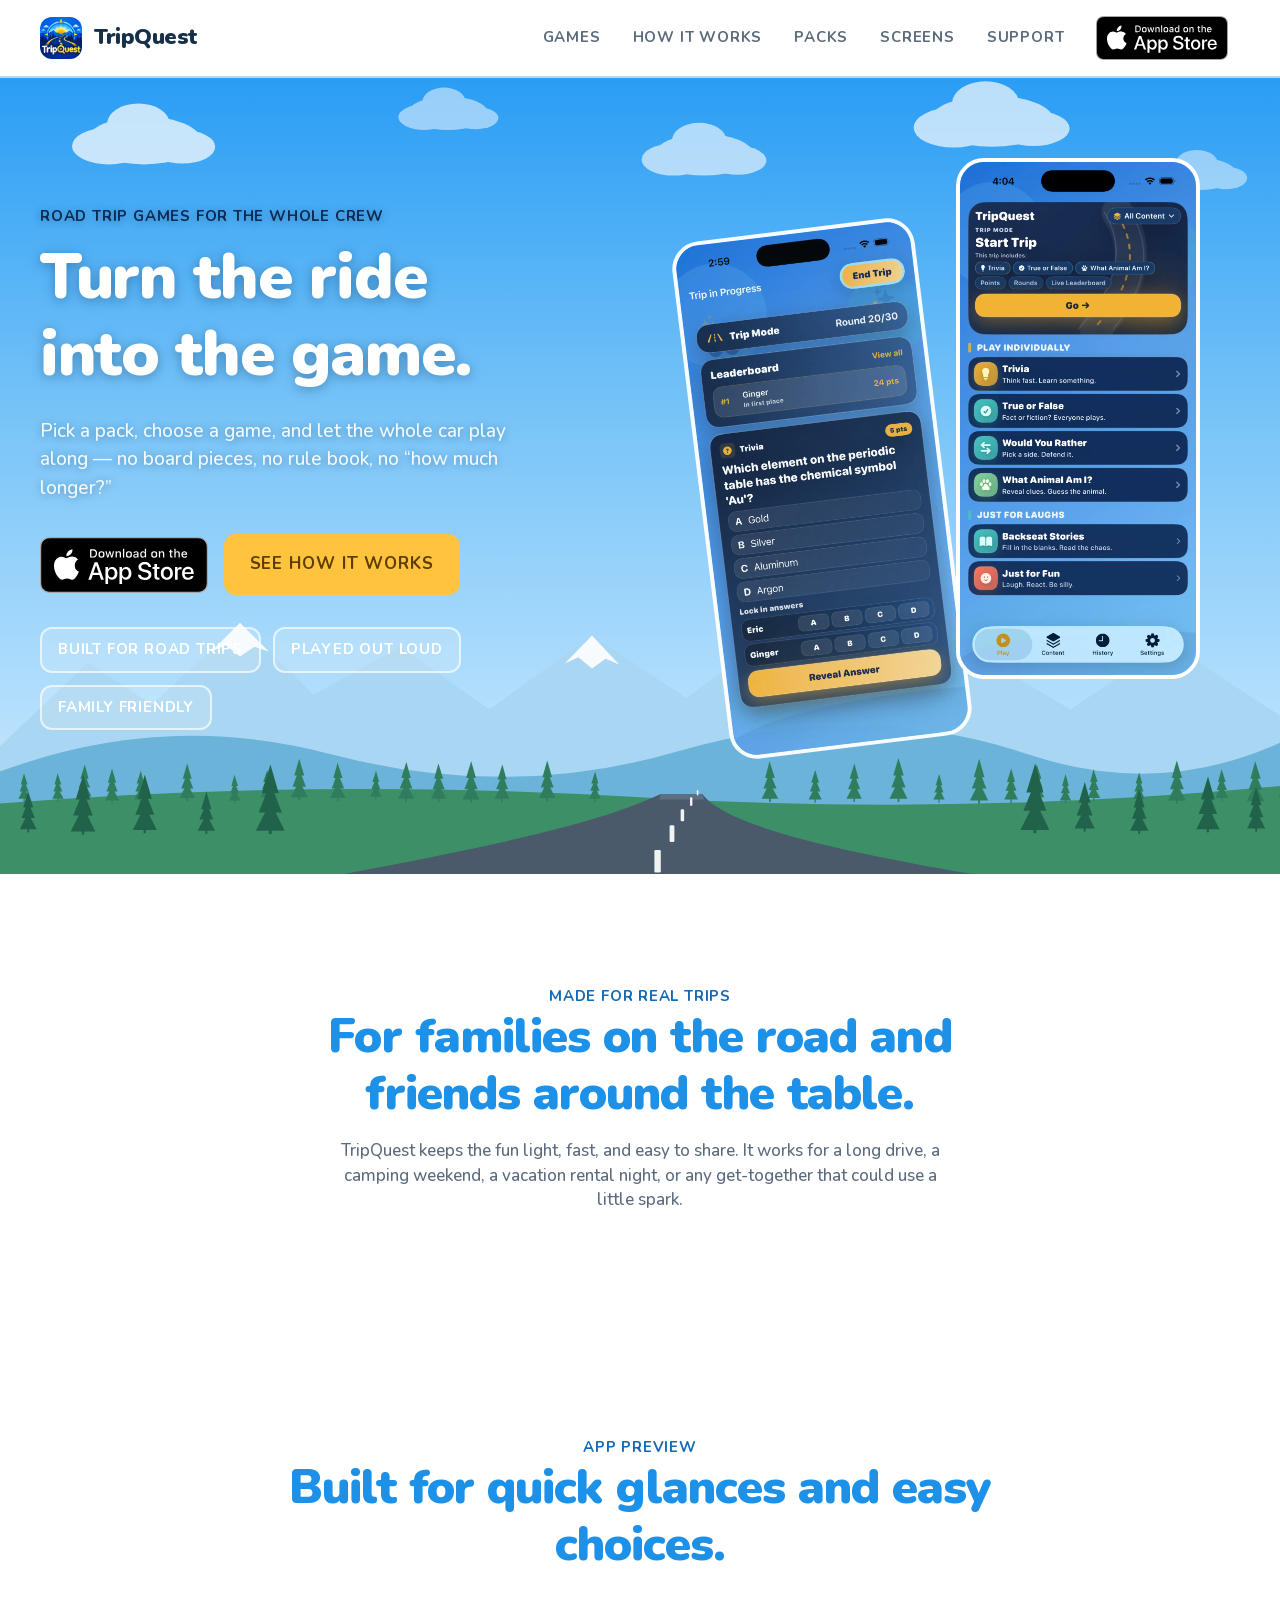
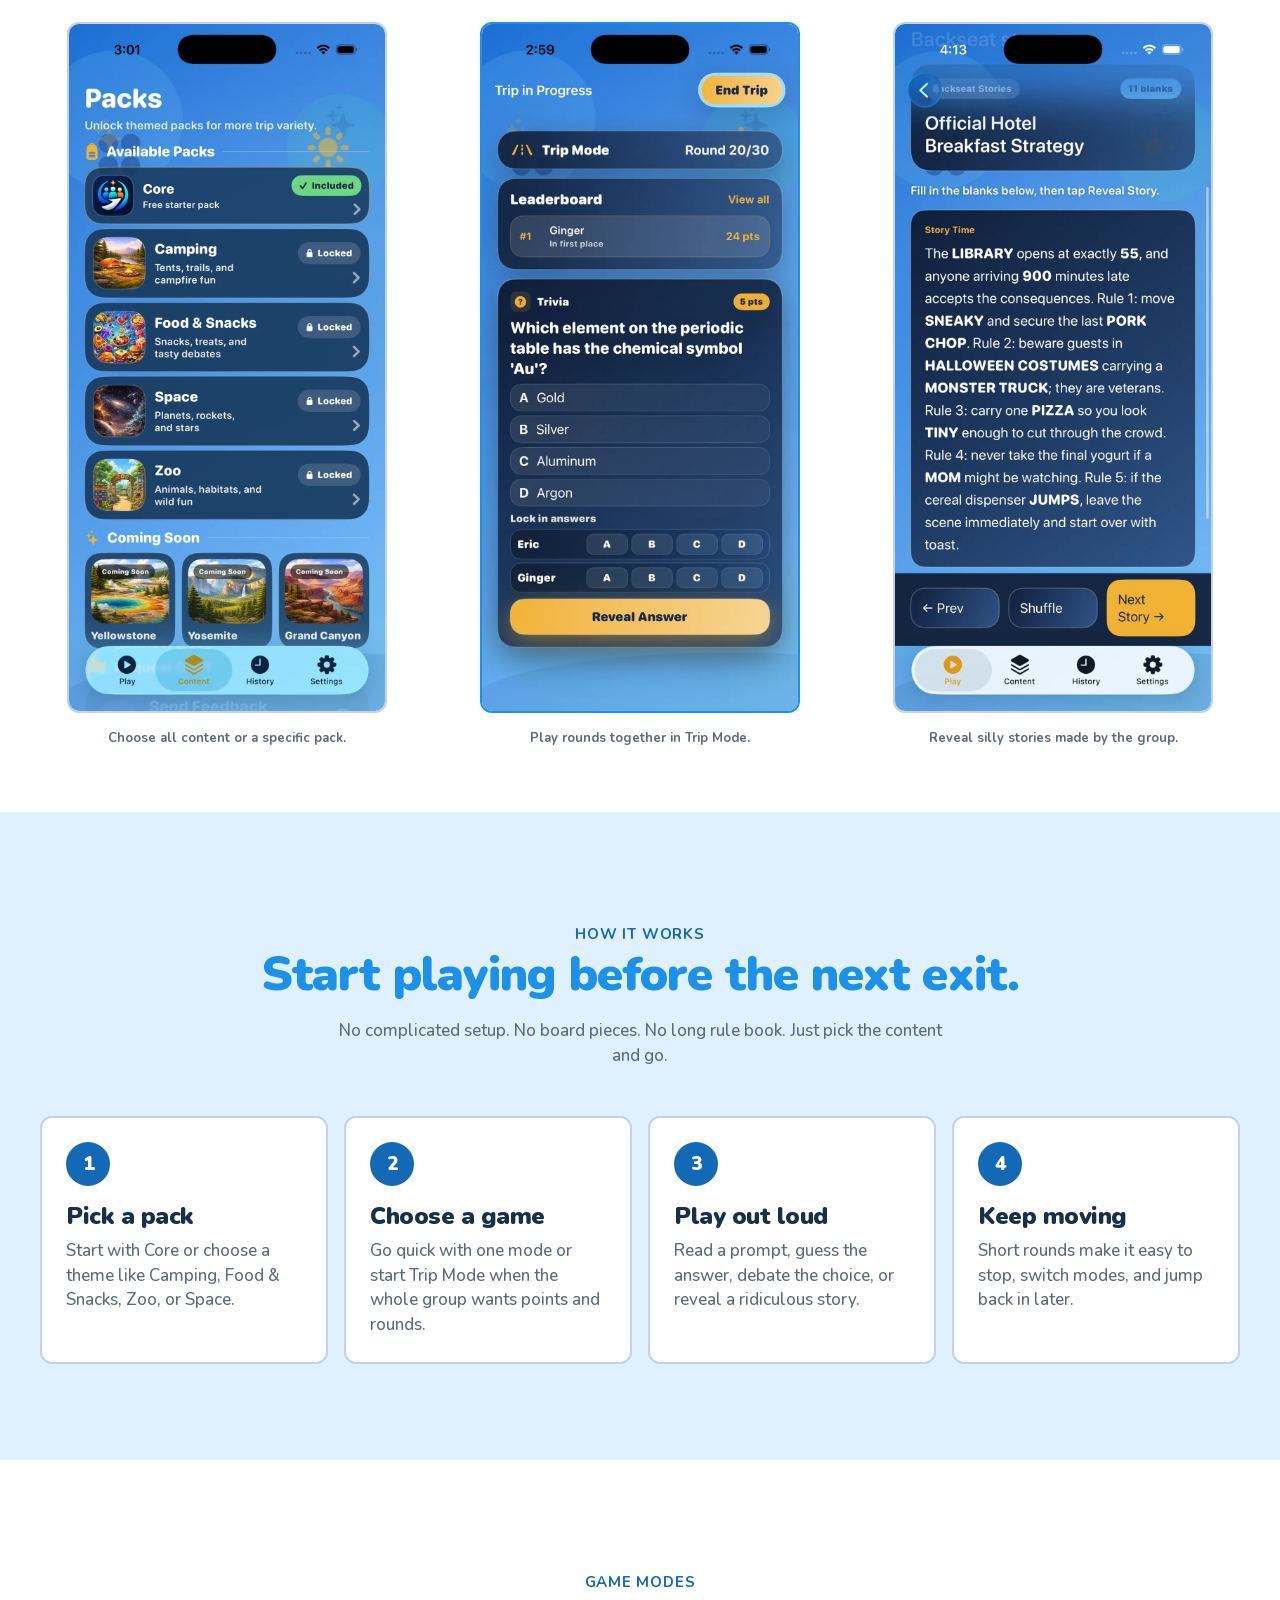
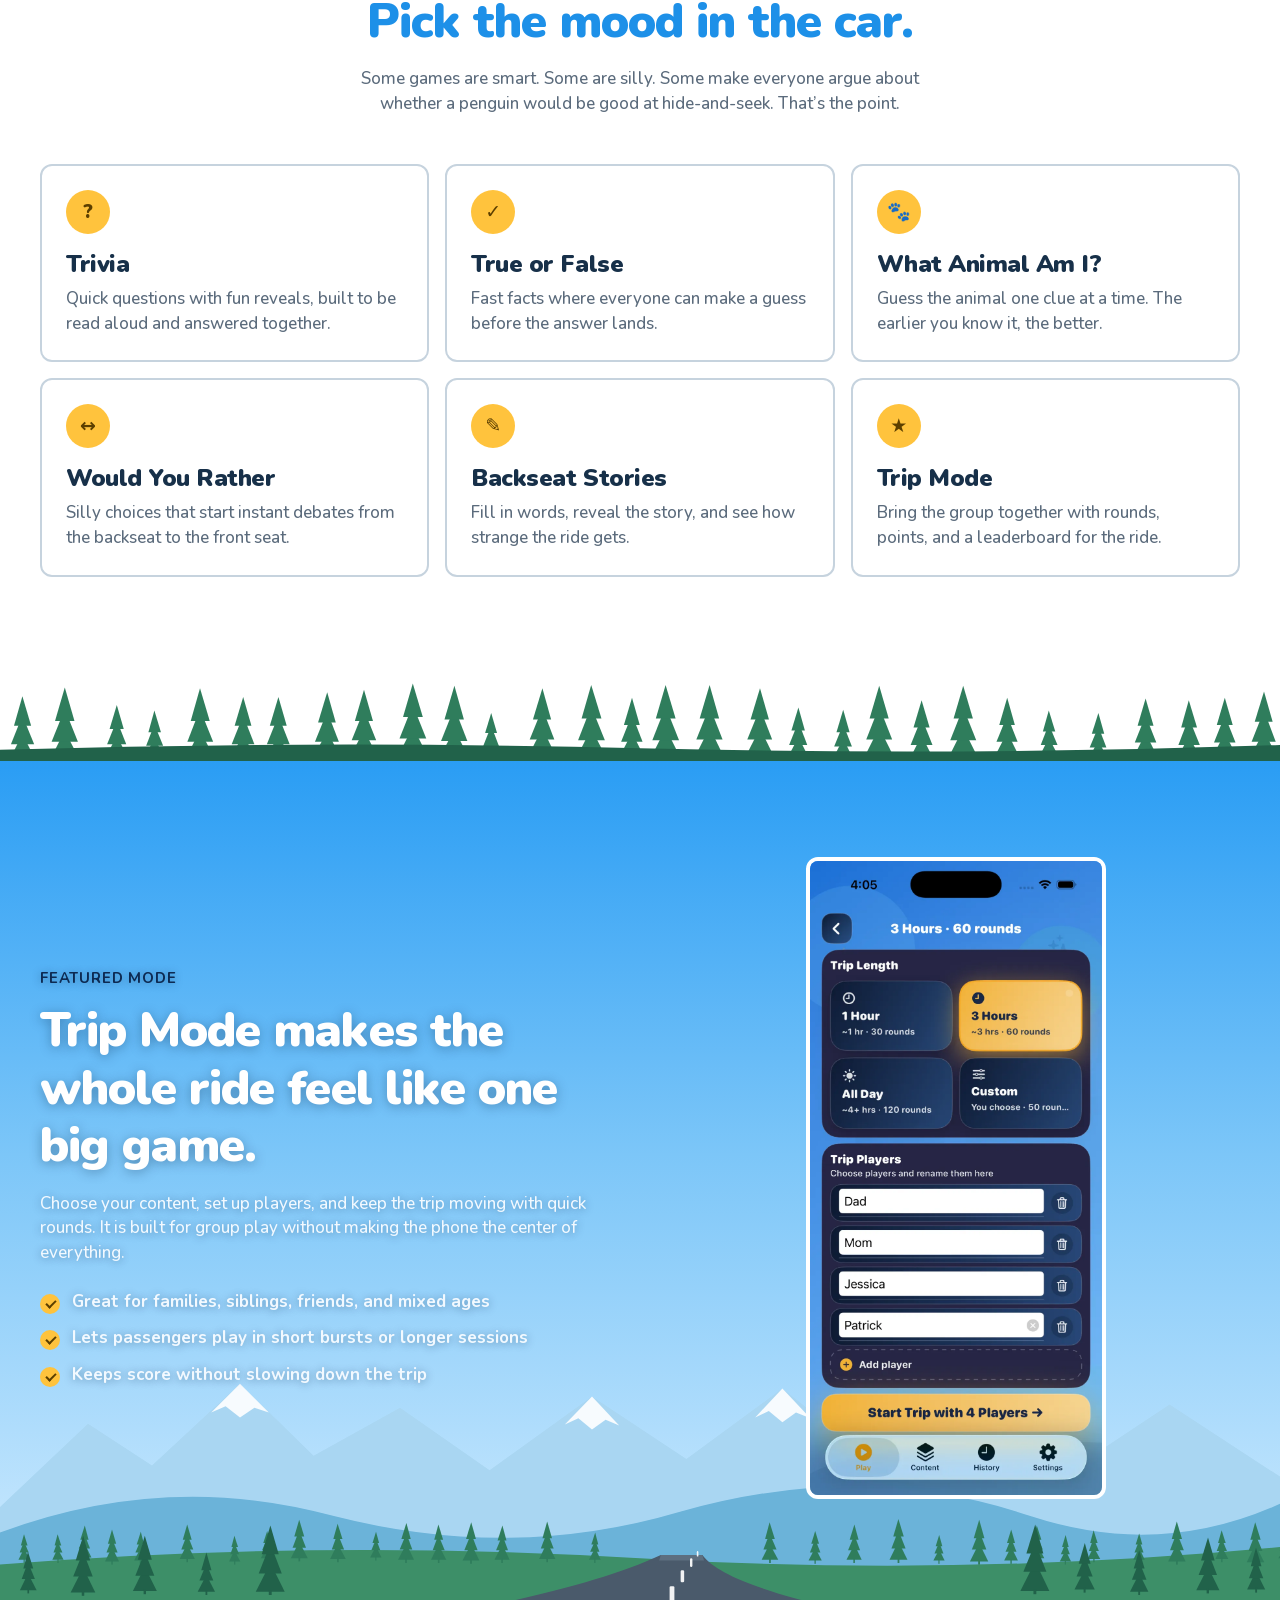
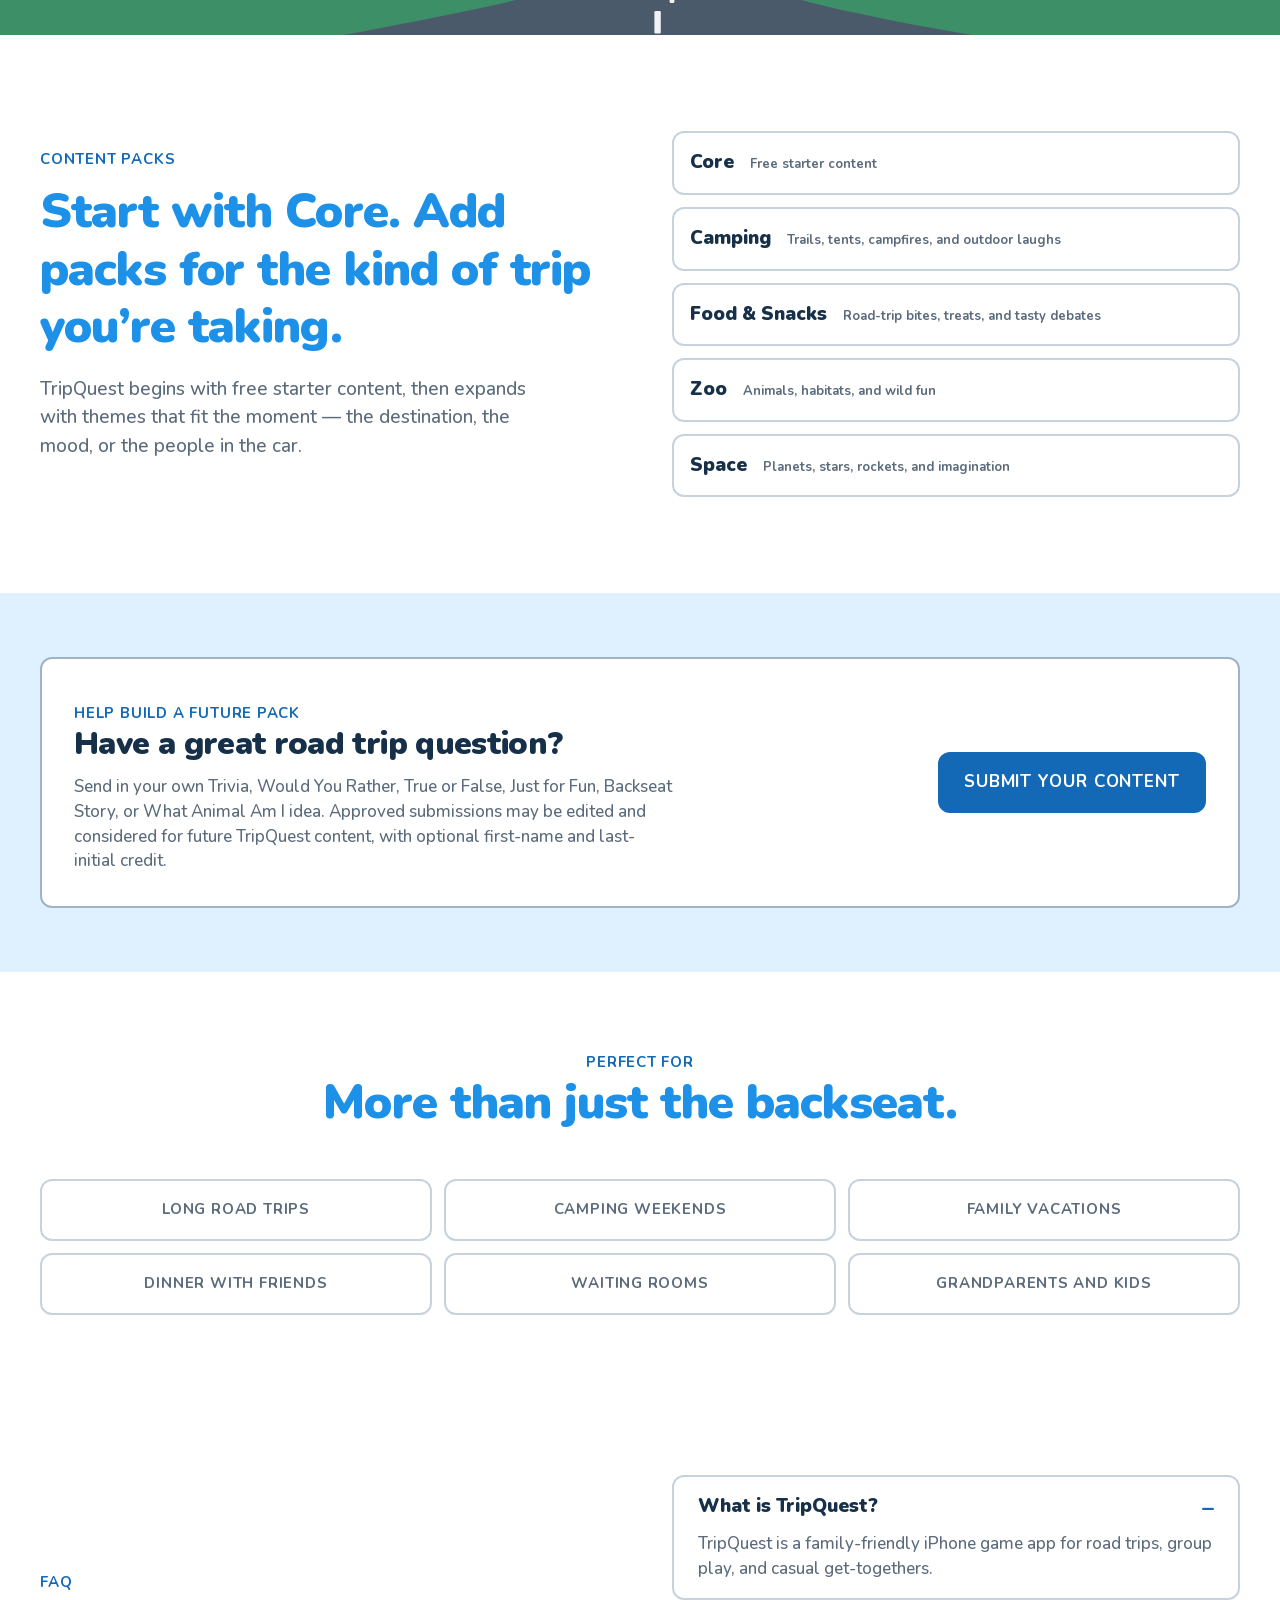
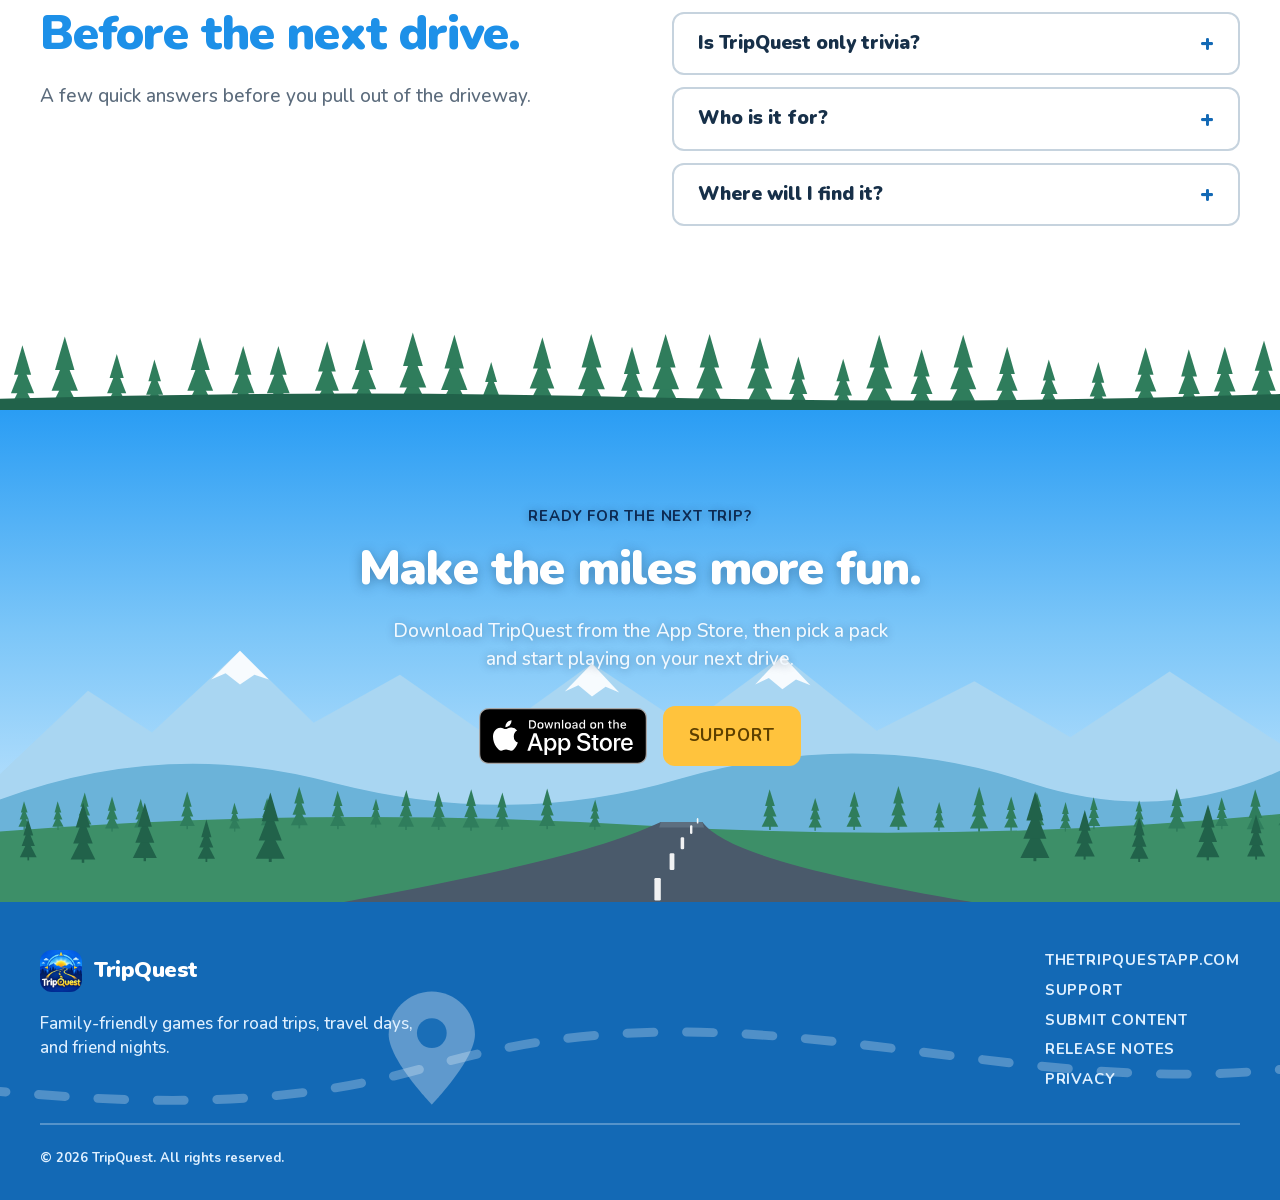
<file: index.html>
<!doctype html>
<html lang="en">
<head>
  <meta charset="utf-8" />
  <title>TripQuest | Road Trip Games for Families and Friends</title>
  <meta name="viewport" content="width=device-width, initial-scale=1" />
  <meta name="description" content="TripQuest is a family-friendly road trip game app with trivia, true or false, animal clues, silly stories, and themed packs for families and friends." />
  <meta name="robots" content="index,follow" />
  <meta name="theme-color" content="#1d90e8" />
  <meta property="og:title" content="TripQuest | Road Trip Games for Families and Friends" />
  <meta property="og:description" content="Turn the ride into the game with quick, read-aloud games for road trips, family travel, and nights with friends." />
  <meta property="og:type" content="website" />
  <meta property="og:url" content="https://www.thetripquestapp.com/" />
  <meta property="og:image" content="https://www.thetripquestapp.com/assets/og-tripquest.png" />
  <meta name="twitter:card" content="summary_large_image" />
  <link rel="canonical" href="https://www.thetripquestapp.com/" />
  <link rel="icon" href="favicon.ico" sizes="any" />
  <link rel="icon" type="image/png" sizes="32x32" href="assets/favicon-32x32.png" />
  <link rel="icon" type="image/png" sizes="16x16" href="assets/favicon-16x16.png" />
  <link rel="apple-touch-icon" href="assets/apple-touch-icon.png" />
  <link rel="preload" href="assets/fonts/nunito-latin-var.woff2" as="font" type="font/woff2" crossorigin />
  <link rel="stylesheet" href="style.css" />
</head>
<body id="top">
  <a class="skip-link" href="#main">Skip to main content</a>

  <header class="site-header">
    <div class="wrap header-inner">
      <a class="brand" href="#top" aria-label="TripQuest home">
        <picture>
          <source srcset="assets/tripquest-icon.webp" type="image/webp" />
          <img src="assets/tripquest-icon.png" alt="" width="42" height="42" />
        </picture>
        <span>TripQuest</span>
      </a>

      <button class="nav-toggle" id="navToggle" type="button" aria-expanded="false" aria-controls="siteNav" aria-label="Open navigation">
        <span></span><span></span><span></span>
      </button>

      <nav class="nav" id="siteNav" aria-label="Primary">
        <a href="#games">Games</a>
        <a href="#how-it-works">How it works</a>
        <a href="#packs">Packs</a>
        <a href="#screens">Screens</a>
        <a href="support.html">Support</a>
        <a class="app-badge-link" href="https://apps.apple.com/us/app/tripquest-travel-games/id6760669535" target="_blank" rel="noopener" aria-label="Download TripQuest on the App Store, opens in a new tab"><img src="assets/app-store-badge-black.svg" alt="Download on the App Store" width="132" height="44" /></a>
      </nav>
    </div>
  </header>

  <main id="main">

    <!-- Illustrated window 1: hero -->
    <section class="scene hero">
      <img class="scene-clouds" src="assets/scenery/clouds.svg" alt="" aria-hidden="true" />
      <img class="scene-art" src="assets/scenery/horizon.svg" alt="" aria-hidden="true" />
      <div class="wrap hero-grid">
        <div class="hero-copy">
          <p class="eyebrow">Road trip games for the whole crew</p>
          <h1>Turn the ride into the game.</h1>
          <p class="lead">Pick a pack, choose a game, and let the whole car play along — no board pieces, no rule book, no “how much longer?”</p>

          <div class="hero-actions">
            <a class="app-badge-link large" href="https://apps.apple.com/us/app/tripquest-travel-games/id6760669535" target="_blank" rel="noopener" aria-label="Download TripQuest on the App Store, opens in a new tab"><img src="assets/app-store-badge-black.svg" alt="Download on the App Store" width="168" height="56" /></a>
            <a class="btn on-scene large" href="#how-it-works">See how it works</a>
          </div>

          <div class="pill-row" aria-label="TripQuest highlights">
            <span>Built for road trips</span>
            <span>Played out loud</span>
            <span>Family friendly</span>
          </div>
        </div>

        <div class="phone-stack" aria-label="TripQuest app preview">
          <div class="phone-card back-card">
            <picture>
              <source srcset="assets/app-trip-trivia.webp" type="image/webp" />
              <img src="assets/app-trip-trivia.png" alt="TripQuest trivia screen" width="900" height="1957" />
            </picture>
          </div>
          <div class="phone-card front-card">
            <picture>
              <source srcset="assets/app-home.webp" type="image/webp" />
              <img src="assets/app-home.png" alt="TripQuest home screen" width="900" height="1957" />
            </picture>
          </div>
        </div>
      </div>
    </section>

    <!-- Trust -->
    <section class="section">
      <div class="wrap">
        <header class="section-head centered">
          <p class="eyebrow">Made for real trips</p>
          <h2>For families on the road and friends around the table.</h2>
          <p>TripQuest keeps the fun light, fast, and easy to share. It works for a long drive, a camping weekend, a vacation rental night, or any get-together that could use a little spark.</p>
        </header>
      </div>
    </section>

    <!-- Screens — illustrations float on white, no cards -->
    <section id="screens" class="section tight">
      <div class="wrap">
        <header class="section-head centered">
          <p class="eyebrow">App preview</p>
          <h2>Built for quick glances and easy choices.</h2>
        </header>
        <div class="screens-row">
          <figure class="screenshot-card">
            <picture>
              <source srcset="assets/app-content-selector.webp" type="image/webp" />
              <img src="assets/app-content-selector.png" alt="TripQuest content selector" width="900" height="1957" loading="lazy" />
            </picture>
            <figcaption>Choose all content or a specific pack.</figcaption>
          </figure>
          <figure class="screenshot-card featured-shot">
            <picture>
              <source srcset="assets/app-trip-trivia.webp" type="image/webp" />
              <img src="assets/app-trip-trivia.png" alt="TripQuest Trip Mode trivia question" width="900" height="1957" loading="lazy" />
            </picture>
            <figcaption>Play rounds together in Trip Mode.</figcaption>
          </figure>
          <figure class="screenshot-card">
            <picture>
              <source srcset="assets/app-story-reveal.webp" type="image/webp" />
              <img src="assets/app-story-reveal.png" alt="TripQuest Backseat Stories reveal screen" width="900" height="1957" loading="lazy" />
            </picture>
            <figcaption>Reveal silly stories made by the group.</figcaption>
          </figure>
        </div>
      </div>
    </section>

    <!-- How it works -->
    <section id="how-it-works" class="section wash-band">
      <div class="wrap">
        <header class="section-head centered">
          <p class="eyebrow">How it works</p>
          <h2>Start playing before the next exit.</h2>
          <p>No complicated setup. No board pieces. No long rule book. Just pick the content and go.</p>
        </header>

        <div class="steps-grid">
          <article class="surface step-card">
            <span class="step-num">1</span>
            <h3>Pick a pack</h3>
            <p>Start with Core or choose a theme like Camping, Food &amp; Snacks, Zoo, or Space.</p>
          </article>
          <article class="surface step-card">
            <span class="step-num">2</span>
            <h3>Choose a game</h3>
            <p>Go quick with one mode or start Trip Mode when the whole group wants points and rounds.</p>
          </article>
          <article class="surface step-card">
            <span class="step-num">3</span>
            <h3>Play out loud</h3>
            <p>Read a prompt, guess the answer, debate the choice, or reveal a ridiculous story.</p>
          </article>
          <article class="surface step-card">
            <span class="step-num">4</span>
            <h3>Keep moving</h3>
            <p>Short rounds make it easy to stop, switch modes, and jump back in later.</p>
          </article>
        </div>
      </div>
    </section>

    <!-- Games -->
    <section id="games" class="section">
      <div class="wrap">
        <header class="section-head centered">
          <p class="eyebrow">Game modes</p>
          <h2>Pick the mood in the car.</h2>
          <p>Some games are smart. Some are silly. Some make everyone argue about whether a penguin would be good at hide-and-seek. That’s the point.</p>
        </header>

        <div class="game-grid">
          <article class="surface game-card">
            <span class="game-icon" aria-hidden="true">?</span>
            <h3>Trivia</h3>
            <p>Quick questions with fun reveals, built to be read aloud and answered together.</p>
          </article>
          <article class="surface game-card">
            <span class="game-icon" aria-hidden="true">✓</span>
            <h3>True or False</h3>
            <p>Fast facts where everyone can make a guess before the answer lands.</p>
          </article>
          <article class="surface game-card">
            <span class="game-icon" aria-hidden="true">🐾</span>
            <h3>What Animal Am I?</h3>
            <p>Guess the animal one clue at a time. The earlier you know it, the better.</p>
          </article>
          <article class="surface game-card">
            <span class="game-icon" aria-hidden="true">↔</span>
            <h3>Would You Rather</h3>
            <p>Silly choices that start instant debates from the backseat to the front seat.</p>
          </article>
          <article class="surface game-card">
            <span class="game-icon" aria-hidden="true">✎</span>
            <h3>Backseat Stories</h3>
            <p>Fill in words, reveal the story, and see how strange the ride gets.</p>
          </article>
          <article class="surface game-card">
            <span class="game-icon" aria-hidden="true">★</span>
            <h3>Trip Mode</h3>
            <p>Bring the group together with rounds, points, and a leaderboard for the ride.</p>
          </article>
        </div>
      </div>
    </section>

    <img class="divider" src="assets/scenery/divider.svg" alt="" aria-hidden="true" />

    <!-- Illustrated window 2: Trip Mode -->
    <section class="scene section">
      <img class="scene-art" src="assets/scenery/horizon.svg" alt="" aria-hidden="true" />
      <div class="wrap split">
        <div>
          <p class="eyebrow">Featured mode</p>
          <h2>Trip Mode makes the whole ride feel like one big game.</h2>
          <p>Choose your content, set up players, and keep the trip moving with quick rounds. It is built for group play without making the phone the center of everything.</p>
          <ul class="check-list">
            <li>Great for families, siblings, friends, and mixed ages</li>
            <li>Lets passengers play in short bursts or longer sessions</li>
            <li>Keeps score without slowing down the trip</li>
          </ul>
        </div>
        <div class="split-media">
          <picture>
            <source srcset="assets/app-trip-setup.webp" type="image/webp" />
            <img src="assets/app-trip-setup.png" alt="TripQuest Trip Mode setup screen" width="900" height="1957" loading="lazy" />
          </picture>
        </div>
      </div>
    </section>

    <!-- Packs -->
    <section id="packs" class="section">
      <div class="wrap split">
        <div>
          <p class="eyebrow">Content packs</p>
          <h2 class="display-head">Start with Core. Add packs for the kind of trip you’re taking.</h2>
          <p class="section-lead">TripQuest begins with free starter content, then expands with themes that fit the moment — the destination, the mood, or the people in the car.</p>
        </div>
        <div class="pack-list">
          <article><strong>Core</strong><span>Free starter content</span></article>
          <article><strong>Camping</strong><span>Trails, tents, campfires, and outdoor laughs</span></article>
          <article><strong>Food &amp; Snacks</strong><span>Road-trip bites, treats, and tasty debates</span></article>
          <article><strong>Zoo</strong><span>Animals, habitats, and wild fun</span></article>
          <article><strong>Space</strong><span>Planets, stars, rockets, and imagination</span></article>
        </div>
      </div>
    </section>

    <!-- Submit callout -->
    <section class="section tight wash-band">
      <div class="wrap">
        <div class="callout">
          <div>
            <p class="eyebrow">Help build a future pack</p>
            <h2>Have a great road trip question?</h2>
            <p>Send in your own Trivia, Would You Rather, True or False, Just for Fun, Backseat Story, or What Animal Am I idea. Approved submissions may be edited and considered for future TripQuest content, with optional first-name and last-initial credit.</p>
          </div>
          <a class="btn primary large" href="submit-content.html">Submit your content</a>
        </div>
      </div>
    </section>

    <!-- Perfect for -->
    <section class="section tight">
      <div class="wrap">
        <header class="section-head centered">
          <p class="eyebrow">Perfect for</p>
          <h2>More than just the backseat.</h2>
        </header>
        <div class="perfect-grid">
          <span>Long road trips</span>
          <span>Camping weekends</span>
          <span>Family vacations</span>
          <span>Dinner with friends</span>
          <span>Waiting rooms</span>
          <span>Grandparents and kids</span>
        </div>
      </div>
    </section>

    <!-- FAQ -->
    <section id="faq" class="section">
      <div class="wrap split">
        <div>
          <p class="eyebrow">FAQ</p>
          <h2 class="display-head">Before the next drive.</h2>
          <p class="section-lead">A few quick answers before you pull out of the driveway.</p>
        </div>
        <div class="faq-list">
          <details class="surface faq-item no-hover" open>
            <summary>What is TripQuest?</summary>
            <p>TripQuest is a family-friendly iPhone game app for road trips, group play, and casual get-togethers.</p>
          </details>
          <details class="surface faq-item no-hover">
            <summary>Is TripQuest only trivia?</summary>
            <p>No. TripQuest includes trivia, true or false, animal clues, would-you-rather choices, silly stories, and Trip Mode.</p>
          </details>
          <details class="surface faq-item no-hover">
            <summary>Who is it for?</summary>
            <p>Families, kids, parents, grandparents, friends, carpools, camping groups, and anyone who wants a shared game that is easy to start.</p>
          </details>
          <details class="surface faq-item no-hover">
            <summary>Where will I find it?</summary>
            <p>The site is thetripquestapp.com. You can download TripQuest from the App Store.</p>
          </details>
        </div>
      </div>
    </section>

    <img class="divider" src="assets/scenery/divider.svg" alt="" aria-hidden="true" />

    <!-- Illustrated window 3: final CTA -->
    <section class="scene section">
      <img class="scene-art" src="assets/scenery/horizon.svg" alt="" aria-hidden="true" />
      <div class="wrap" style="text-align:center">
        <p class="eyebrow">Ready for the next trip?</p>
        <h2 class="display-head">Make the miles more fun.</h2>
        <p class="lead" style="margin-inline:auto">Download TripQuest from the App Store, then pick a pack and start playing on your next drive.</p>
        <div class="hero-actions centered-actions">
          <a class="app-badge-link large" href="https://apps.apple.com/us/app/tripquest-travel-games/id6760669535" target="_blank" rel="noopener" aria-label="Download TripQuest on the App Store, opens in a new tab"><img src="assets/app-store-badge-black.svg" alt="Download on the App Store" width="168" height="56" /></a>
          <a class="btn on-scene large" href="support.html">Support</a>
        </div>
      </div>
    </section>
  </main>

  <footer class="site-footer">
    <img class="footer-motif" src="assets/scenery/route.svg" alt="" aria-hidden="true" />
    <div class="wrap footer-inner">
      <div>
        <a class="brand footer-brand" href="#top">
          <picture>
            <source srcset="assets/tripquest-icon.webp" type="image/webp" />
            <img src="assets/tripquest-icon.png" alt="" width="42" height="42" />
          </picture>
          <span>TripQuest</span>
        </a>
        <p class="footer-copy">Family-friendly games for road trips, travel days, and friend nights.</p>
      </div>
      <nav class="footer-nav" aria-label="Footer">
        <a href="https://www.thetripquestapp.com/">thetripquestapp.com</a>
        <a href="support.html">Support</a>
        <a href="submit-content.html">Submit Content</a>
        <a href="release-notes.html">Release Notes</a>
        <a href="privacy.html">Privacy</a>
      </nav>
    </div>
    <div class="wrap footer-bottom">
      <p>© <span id="year"></span> TripQuest. All rights reserved.</p>
    </div>
  </footer>

  <script src="script.js"></script>
</body>
</html>
</file>
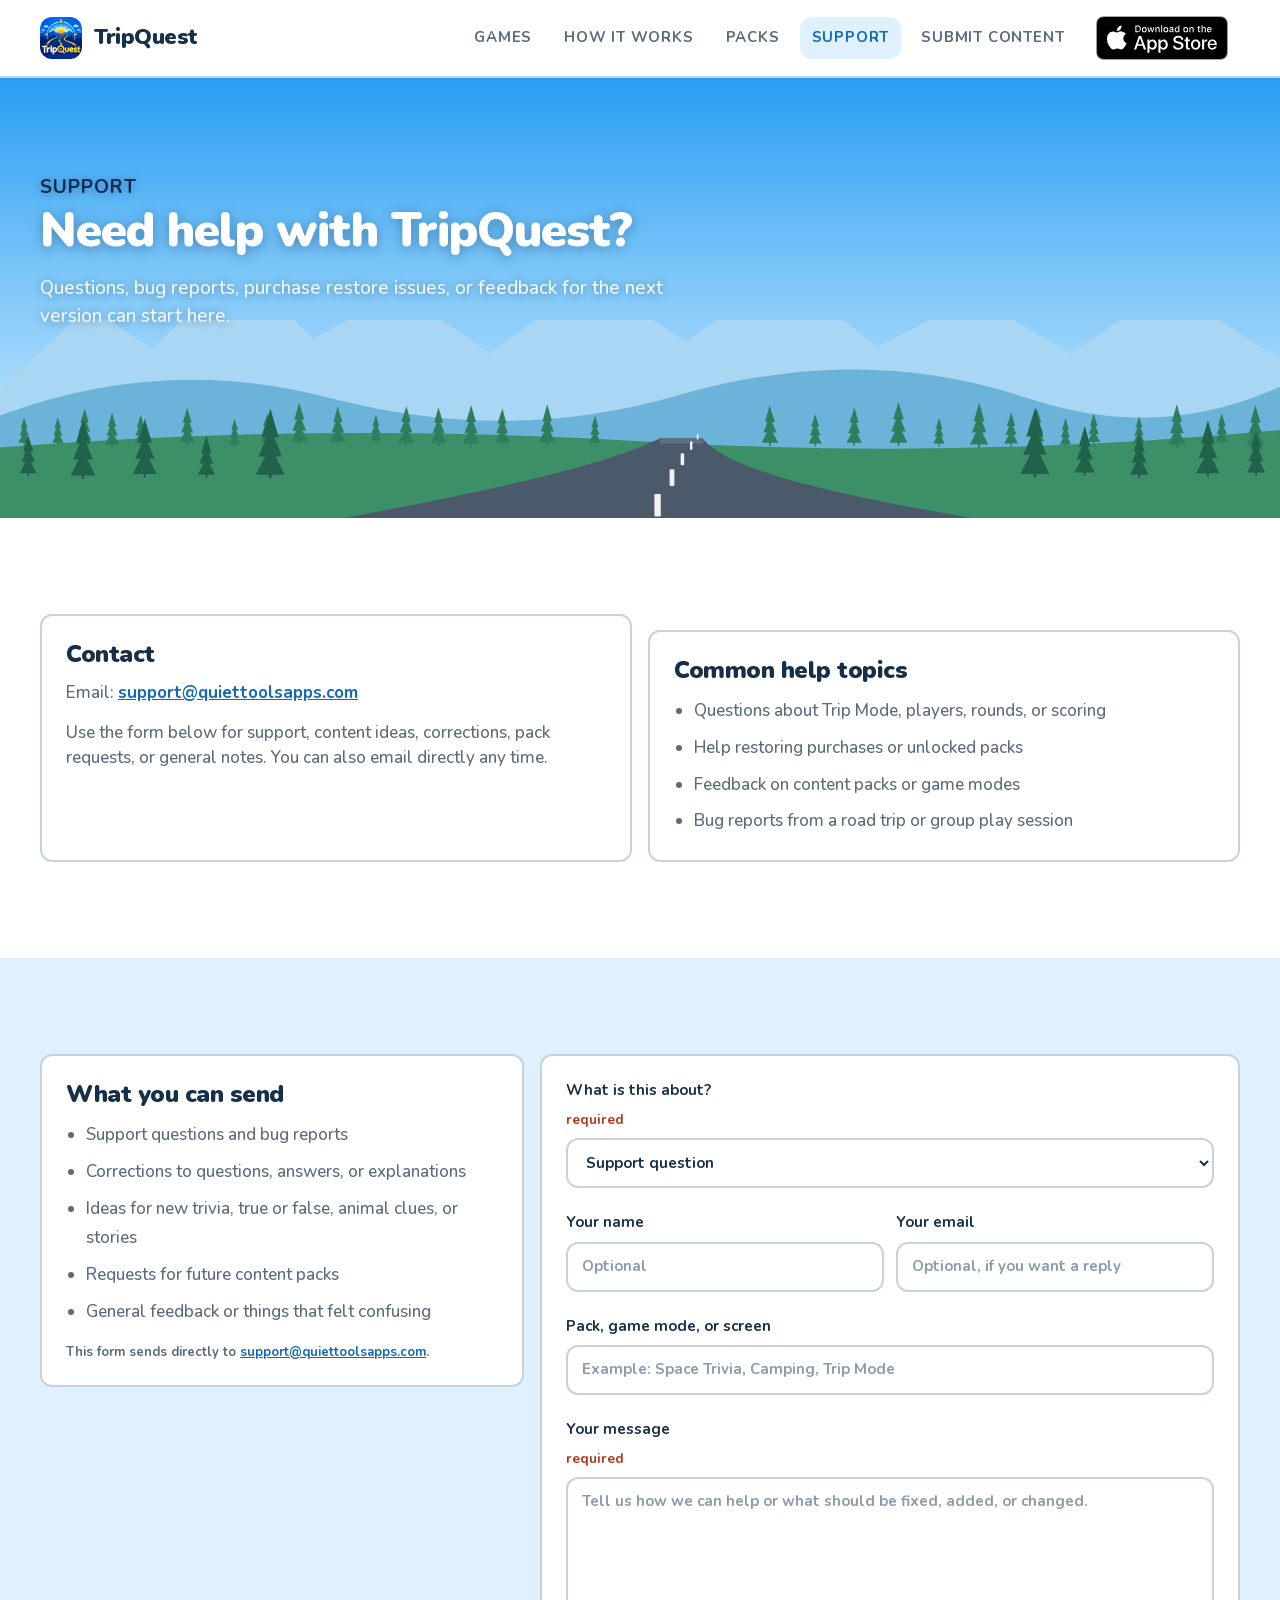
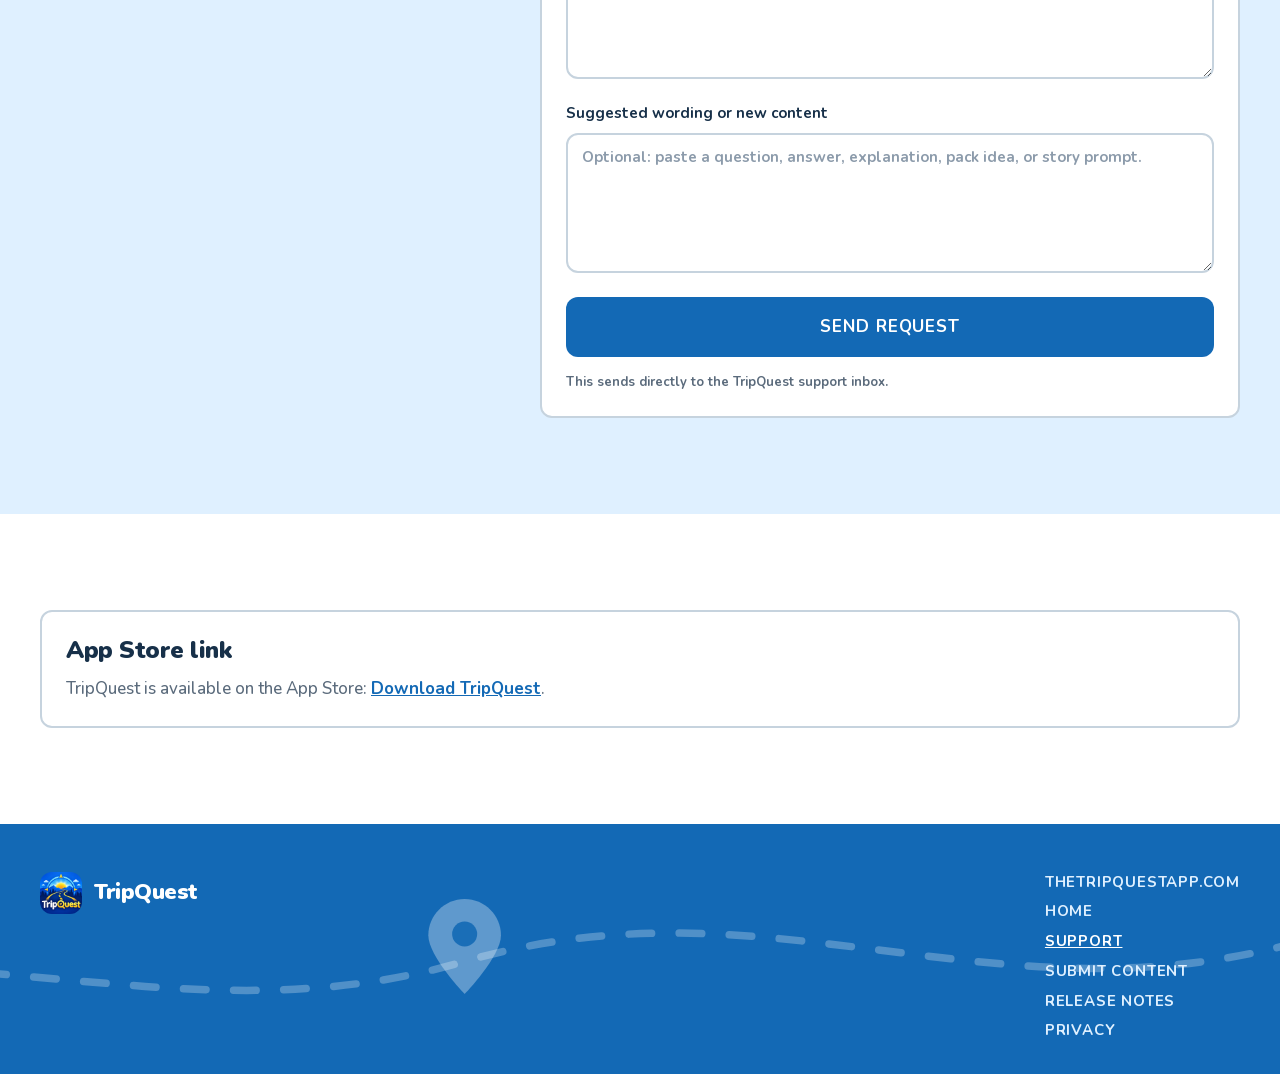
<file: feedback.html>
<!doctype html>
<html lang="en">
<head>
  <meta charset="utf-8" />
  <title>Redirecting to TripQuest Support</title>
  <meta name="viewport" content="width=device-width, initial-scale=1" />
  <meta name="theme-color" content="#1d90e8" />
  <meta name="robots" content="noindex" />
  <link rel="canonical" href="https://www.thetripquestapp.com/support.html" />
  <script>
    window.location.replace(`support.html${window.location.search}${window.location.hash}`);
  </script>
</head>
<body>
  <p>Feedback has moved to <a href="support.html">TripQuest Support</a>.</p>
</body>
</html>
</file>
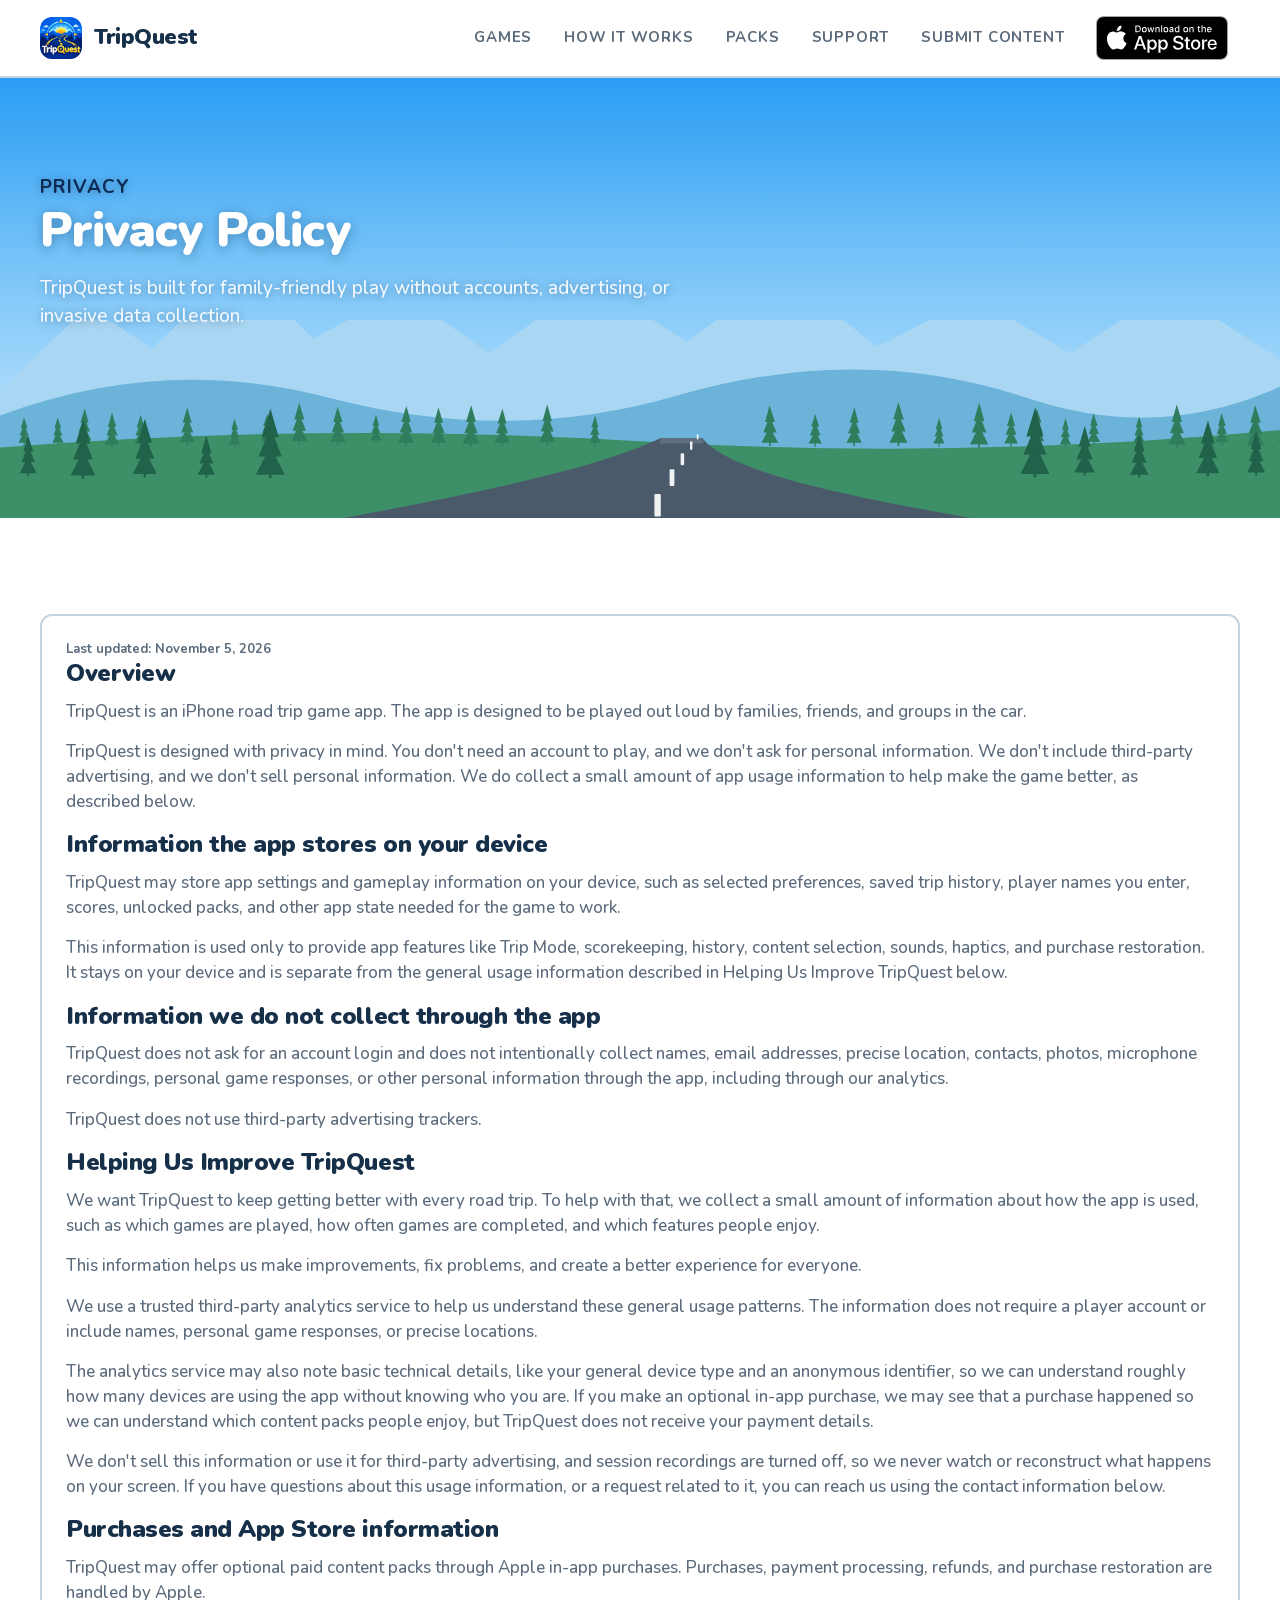
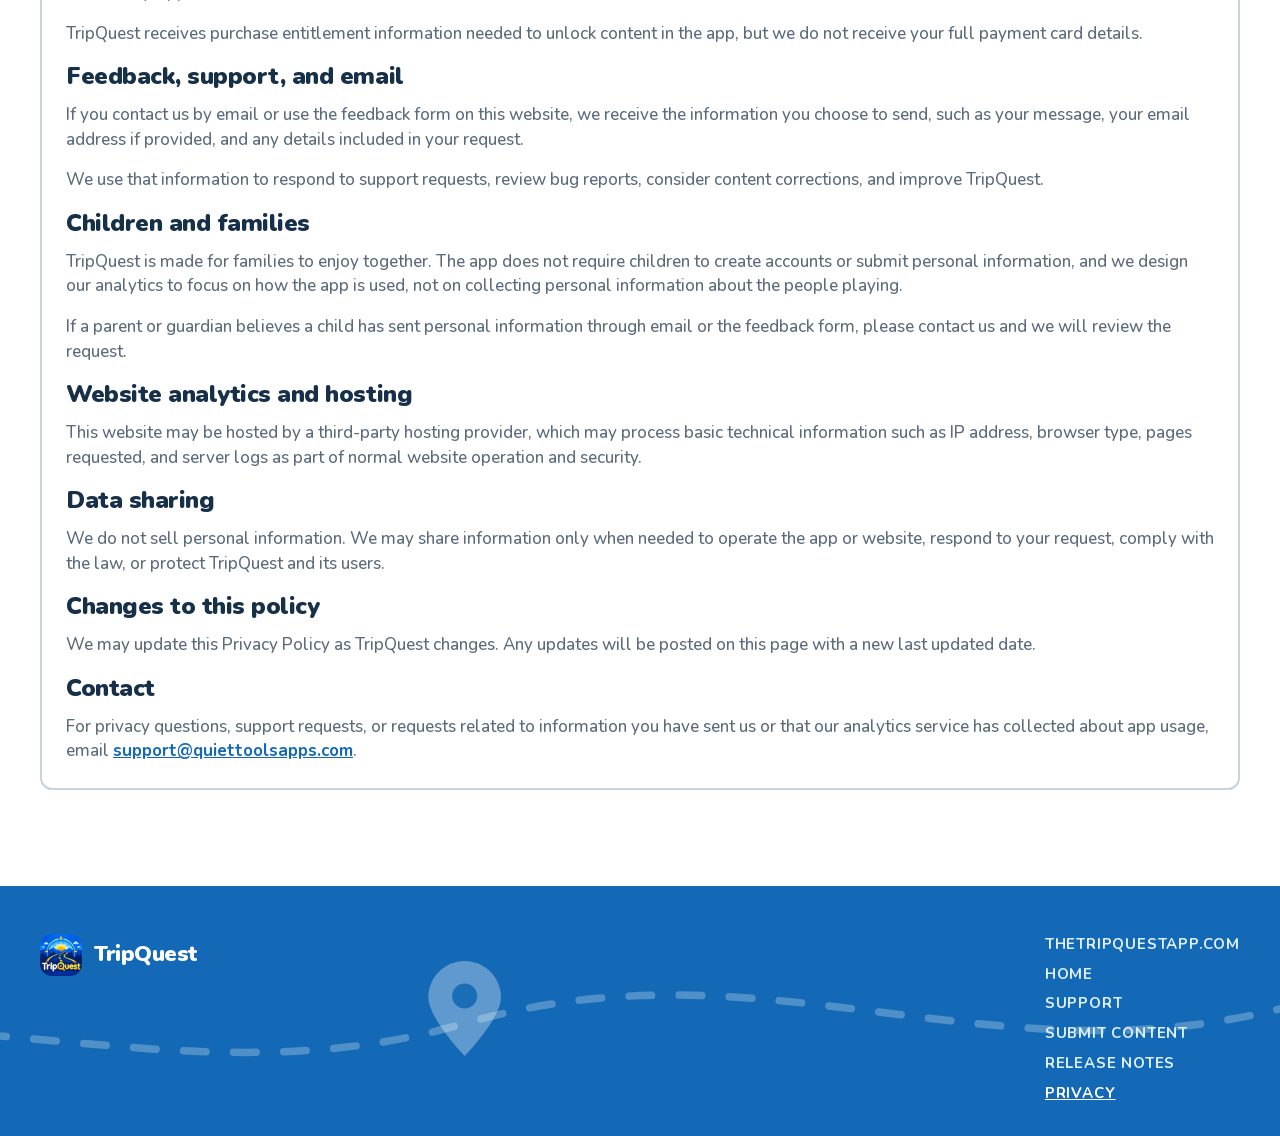
<file: privacy.html>
<!doctype html>
<html lang="en">
<head>
  <meta charset="utf-8" />
  <title>TripQuest Privacy Policy | thetripquestapp.com</title>
  <meta name="viewport" content="width=device-width, initial-scale=1" />
  <meta name="description" content="Privacy policy for TripQuest, the family-friendly road trip game app." />
  <meta name="theme-color" content="#1d90e8" />
  <meta name="robots" content="index,follow" />
  <meta property="og:title" content="TripQuest Privacy Policy" />
  <meta property="og:description" content="Privacy policy for TripQuest, the family-friendly road trip game app." />
  <meta property="og:type" content="website" />
  <meta property="og:url" content="https://www.thetripquestapp.com/privacy.html" />
  <meta property="og:image" content="https://www.thetripquestapp.com/assets/og-tripquest.png" />
  <meta name="twitter:card" content="summary_large_image" />
  <link rel="canonical" href="https://www.thetripquestapp.com/privacy.html" />
  <link rel="icon" href="favicon.ico" sizes="any" />
  <link rel="icon" type="image/png" sizes="32x32" href="assets/favicon-32x32.png" />
  <link rel="icon" type="image/png" sizes="16x16" href="assets/favicon-16x16.png" />
  <link rel="apple-touch-icon" href="assets/apple-touch-icon.png" />
  <link rel="preload" href="assets/fonts/nunito-latin-var.woff2" as="font" type="font/woff2" crossorigin />
  <link rel="stylesheet" href="style.css" />
</head>
<body>
  <a class="skip-link" href="#main">Skip to main content</a>
  <header class="site-header">
    <div class="wrap header-inner">
      <a class="brand" href="index.html">
        <img src="assets/tripquest-icon.png" alt="TripQuest icon" />
        <span>TripQuest</span>
      </a>
      <button class="nav-toggle" id="navToggle" type="button" aria-expanded="false" aria-controls="siteNav" aria-label="Open navigation"><span></span><span></span><span></span></button>
            <nav class="nav" id="siteNav" aria-label="Primary">
        <a href="index.html#games">Games</a>
        <a href="index.html#how-it-works">How it works</a>
        <a href="index.html#packs">Packs</a>
        <a href="support.html">Support</a>
        <a href="submit-content.html">Submit Content</a>
        <a class="app-badge-link" href="https://apps.apple.com/us/app/tripquest-travel-games/id6760669535" target="_blank" rel="noopener" aria-label="Download TripQuest on the App Store, opens in a new tab"><img src="assets/app-store-badge-black.svg" alt="Download on the App Store" width="132" height="44" /></a>
      </nav>
    </div>
  </header>

  <main id="main">
    <section class="scene page-hero">
      <img class="scene-art" src="assets/scenery/horizon.svg" alt="" aria-hidden="true" />
      <div class="wrap">
        <p class="eyebrow">Privacy</p>
        <h1>Privacy Policy</h1>
        <p>TripQuest is built for family-friendly play without accounts, advertising, or invasive data collection.</p>
      </div>
    </section>

    <section class="section">
      <div class="wrap">
        <article class="content-card surface">
          <p class="small-note"><strong>Last updated:</strong> November 5, 2026</p>

          <h2>Overview</h2>
          <p>TripQuest is an iPhone road trip game app. The app is designed to be played out loud by families, friends, and groups in the car.</p>
          <p>TripQuest is designed with privacy in mind. You don't need an account to play, and we don't ask for personal information. We don't include third-party advertising, and we don't sell personal information. We do collect a small amount of app usage information to help make the game better, as described below.</p>

          <h3>Information the app stores on your device</h3>
          <p>TripQuest may store app settings and gameplay information on your device, such as selected preferences, saved trip history, player names you enter, scores, unlocked packs, and other app state needed for the game to work.</p>
          <p>This information is used only to provide app features like Trip Mode, scorekeeping, history, content selection, sounds, haptics, and purchase restoration. It stays on your device and is separate from the general usage information described in Helping Us Improve TripQuest below.</p>

          <h3>Information we do not collect through the app</h3>
          <p>TripQuest does not ask for an account login and does not intentionally collect names, email addresses, precise location, contacts, photos, microphone recordings, personal game responses, or other personal information through the app, including through our analytics.</p>
          <p>TripQuest does not use third-party advertising trackers.</p>

          <h3>Helping Us Improve TripQuest</h3>
          <p>We want TripQuest to keep getting better with every road trip. To help with that, we collect a small amount of information about how the app is used, such as which games are played, how often games are completed, and which features people enjoy.</p>
          <p>This information helps us make improvements, fix problems, and create a better experience for everyone.</p>
          <p>We use a trusted third-party analytics service to help us understand these general usage patterns. The information does not require a player account or include names, personal game responses, or precise locations.</p>
          <p>The analytics service may also note basic technical details, like your general device type and an anonymous identifier, so we can understand roughly how many devices are using the app without knowing who you are. If you make an optional in-app purchase, we may see that a purchase happened so we can understand which content packs people enjoy, but TripQuest does not receive your payment details.</p>
          <p>We don't sell this information or use it for third-party advertising, and session recordings are turned off, so we never watch or reconstruct what happens on your screen. If you have questions about this usage information, or a request related to it, you can reach us using the contact information below.</p>

          <h3>Purchases and App Store information</h3>
          <p>TripQuest may offer optional paid content packs through Apple in-app purchases. Purchases, payment processing, refunds, and purchase restoration are handled by Apple.</p>
          <p>TripQuest receives purchase entitlement information needed to unlock content in the app, but we do not receive your full payment card details.</p>

          <h3>Feedback, support, and email</h3>
          <p>If you contact us by email or use the feedback form on this website, we receive the information you choose to send, such as your message, your email address if provided, and any details included in your request.</p>
          <p>We use that information to respond to support requests, review bug reports, consider content corrections, and improve TripQuest.</p>

          <h3>Children and families</h3>
          <p>TripQuest is made for families to enjoy together. The app does not require children to create accounts or submit personal information, and we design our analytics to focus on how the app is used, not on collecting personal information about the people playing.</p>
          <p>If a parent or guardian believes a child has sent personal information through email or the feedback form, please contact us and we will review the request.</p>

          <h3>Website analytics and hosting</h3>
          <p>This website may be hosted by a third-party hosting provider, which may process basic technical information such as IP address, browser type, pages requested, and server logs as part of normal website operation and security.</p>

          <h3>Data sharing</h3>
          <p>We do not sell personal information. We may share information only when needed to operate the app or website, respond to your request, comply with the law, or protect TripQuest and its users.</p>

          <h3>Changes to this policy</h3>
          <p>We may update this Privacy Policy as TripQuest changes. Any updates will be posted on this page with a new last updated date.</p>

          <h3>Contact</h3>
          <p>For privacy questions, support requests, or requests related to information you have sent us or that our analytics service has collected about app usage, email <a href="mailto:support@quiettoolsapps.com">support@quiettoolsapps.com</a>.</p>
        </article>
      </div>
    </section>
  </main>

  <footer class="site-footer">
    <img class="footer-motif" src="assets/scenery/route.svg" alt="" aria-hidden="true" />
    <div class="wrap footer-inner">
      <a class="brand footer-brand" href="index.html">
        <img src="assets/tripquest-icon.png" alt="TripQuest icon" />
        <span>TripQuest</span>
      </a>
      <nav class="footer-nav" aria-label="Footer">
        <a href="https://www.thetripquestapp.com/">thetripquestapp.com</a>
        <a href="index.html">Home</a>
        <a href="support.html">Support</a>
        <a href="submit-content.html">Submit Content</a>
        <a href="release-notes.html">Release Notes</a>
        <a href="privacy.html" aria-current="page">Privacy</a>
      </nav>
    </div>
  </footer>
  <script src="script.js"></script>
</body>
</html>
</file>
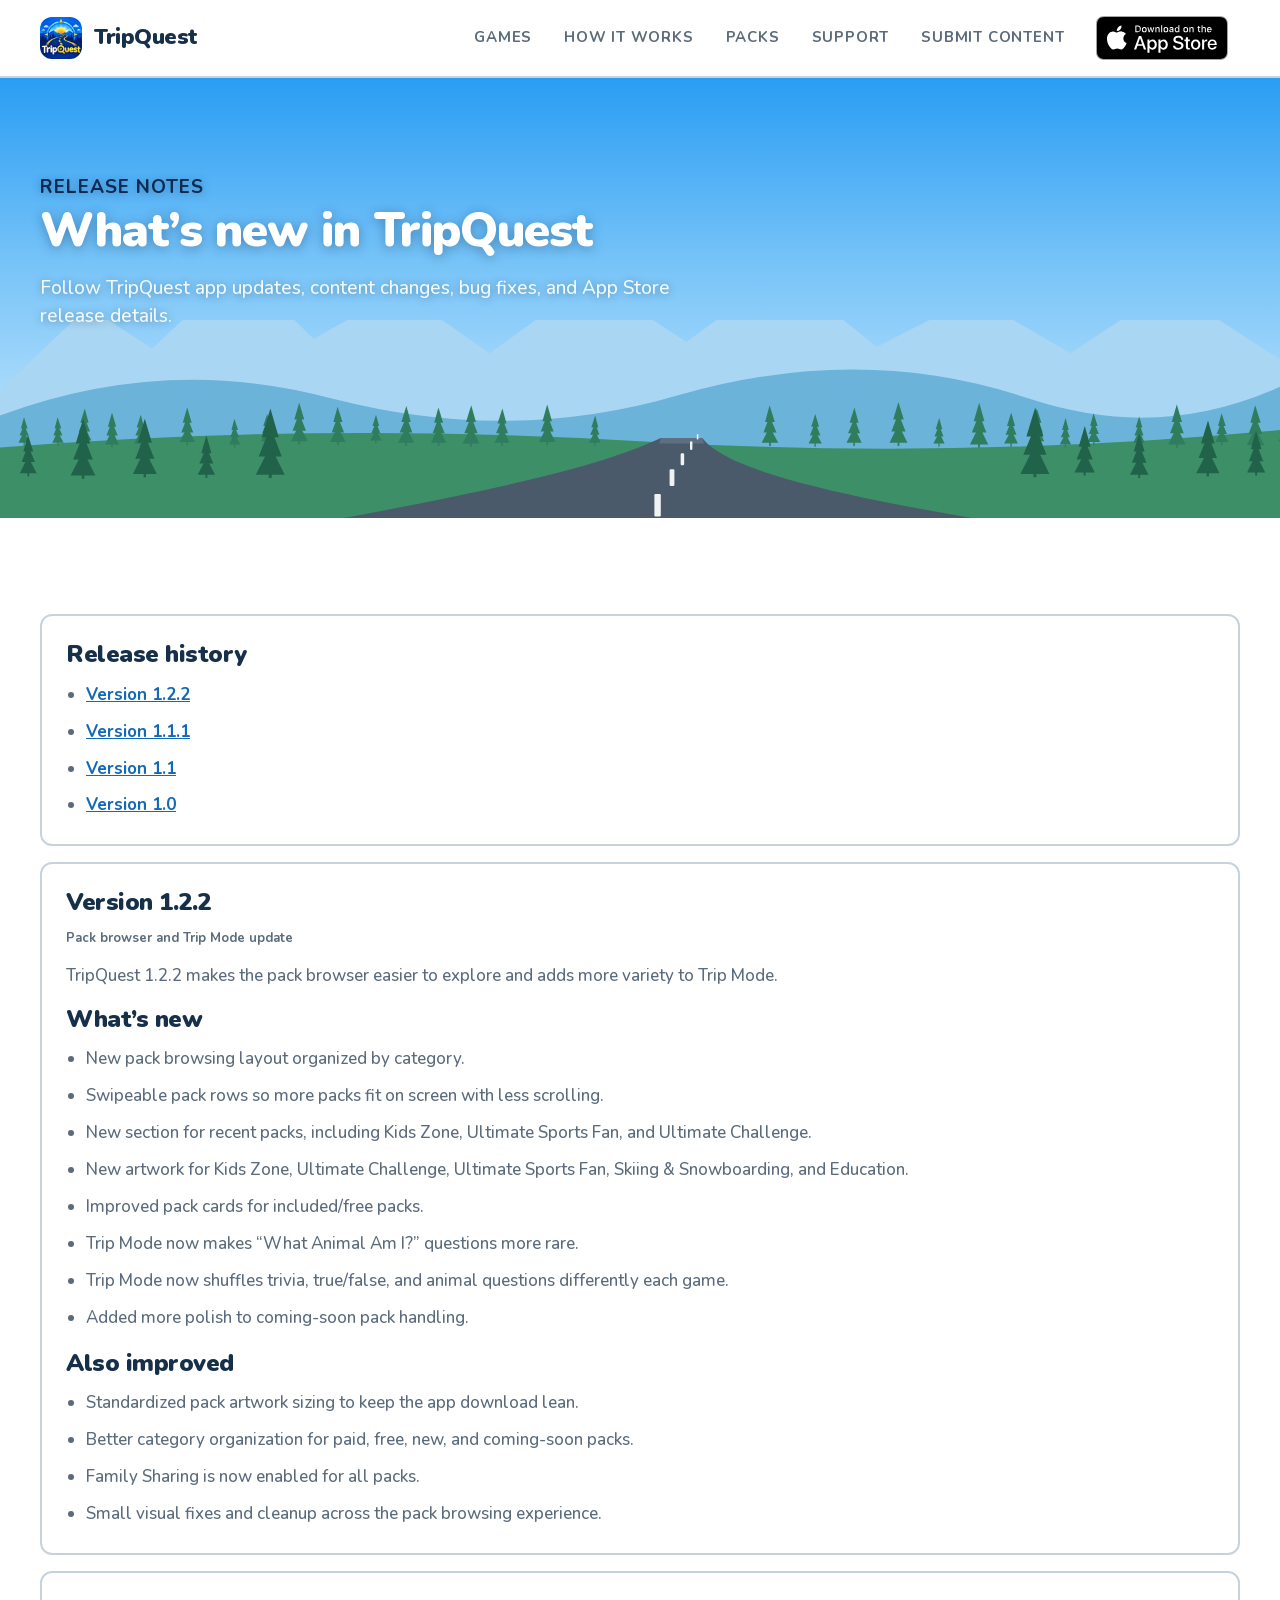
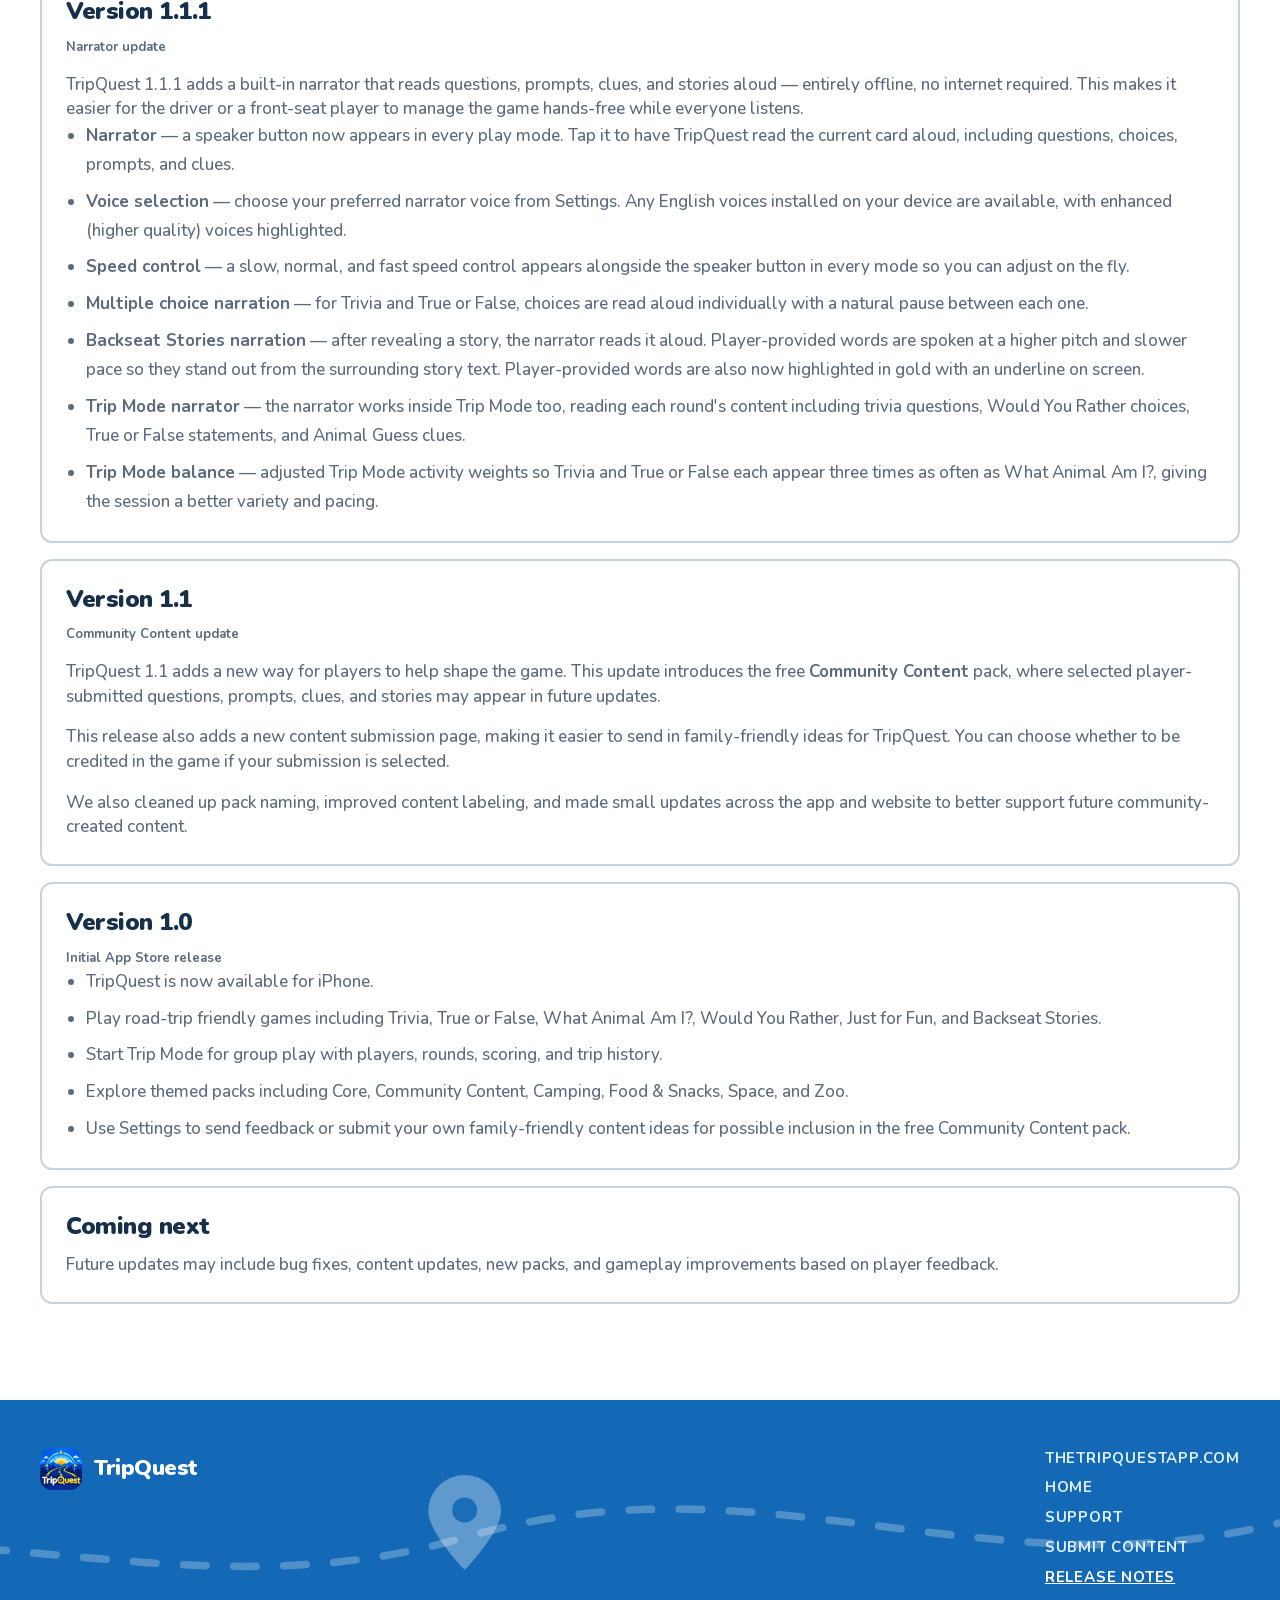
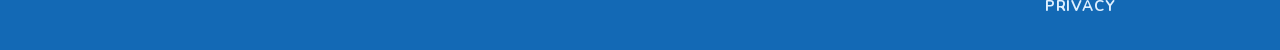
<file: release-notes.html>
<!doctype html>
<html lang="en">
<head>
  <meta charset="utf-8" />
  <title>TripQuest Release Notes | thetripquestapp.com</title>
  <meta name="viewport" content="width=device-width, initial-scale=1" />
  <meta name="description" content="Latest TripQuest release notes and app updates." />
  <meta name="theme-color" content="#1d90e8" />
  <meta name="robots" content="index,follow" />
  <meta property="og:title" content="TripQuest Release Notes" />
  <meta property="og:description" content="Latest TripQuest release notes and app updates." />
  <meta property="og:type" content="website" />
  <meta property="og:url" content="https://www.thetripquestapp.com/release-notes.html" />
  <meta property="og:image" content="https://www.thetripquestapp.com/assets/og-tripquest.png" />
  <meta name="twitter:card" content="summary_large_image" />
  <link rel="canonical" href="https://www.thetripquestapp.com/release-notes.html" />
  <link rel="icon" href="favicon.ico" sizes="any" />
  <link rel="icon" type="image/png" sizes="32x32" href="assets/favicon-32x32.png" />
  <link rel="icon" type="image/png" sizes="16x16" href="assets/favicon-16x16.png" />
  <link rel="apple-touch-icon" href="assets/apple-touch-icon.png" />
  <link rel="preload" href="assets/fonts/nunito-latin-var.woff2" as="font" type="font/woff2" crossorigin />
  <link rel="stylesheet" href="style.css" />
</head>
<body>
  <a class="skip-link" href="#main">Skip to main content</a>
  <header class="site-header">
    <div class="wrap header-inner">
      <a class="brand" href="index.html">
        <img src="assets/tripquest-icon.png" alt="TripQuest icon" />
        <span>TripQuest</span>
      </a>
      <button class="nav-toggle" id="navToggle" type="button" aria-expanded="false" aria-controls="siteNav" aria-label="Open navigation"><span></span><span></span><span></span></button>
            <nav class="nav" id="siteNav" aria-label="Primary">
        <a href="index.html#games">Games</a>
        <a href="index.html#how-it-works">How it works</a>
        <a href="index.html#packs">Packs</a>
        <a href="support.html">Support</a>
        <a href="submit-content.html">Submit Content</a>
        <a class="app-badge-link" href="https://apps.apple.com/us/app/tripquest-travel-games/id6760669535" target="_blank" rel="noopener" aria-label="Download TripQuest on the App Store, opens in a new tab"><img src="assets/app-store-badge-black.svg" alt="Download on the App Store" width="132" height="44" /></a>
      </nav>
    </div>
  </header>

  <main id="main">
    <section class="scene page-hero">
      <img class="scene-art" src="assets/scenery/horizon.svg" alt="" aria-hidden="true" />
      <div class="wrap">
        <p class="eyebrow">Release Notes</p>
        <h1>What’s new in TripQuest</h1>
        <p>Follow TripQuest app updates, content changes, bug fixes, and App Store release details.</p>
      </div>
    </section>

    <section class="section">
      <div class="wrap">
        <article class="content-card surface release-entry" aria-labelledby="release-history-title">
          <h2 id="release-history-title">Release history</h2>
          <ul class="release-list">
            <li><a href="#version-1-2-2">Version 1.2.2</a></li>
            <li><a href="#version-1-1-1">Version 1.1.1</a></li>
            <li><a href="#version-1-1">Version 1.1</a></li>
            <li><a href="#version-1-0">Version 1.0</a></li>
          </ul>
        </article>

        <article class="content-card surface release-entry" id="version-1-2-2">
          <h2>Version 1.2.2</h2>
          <p class="small-note">Pack browser and Trip Mode update</p>
          <p>TripQuest 1.2.2 makes the pack browser easier to explore and adds more variety to Trip Mode.</p>

          <h3>What’s new</h3>
          <ul class="release-list">
            <li>New pack browsing layout organized by category.</li>
            <li>Swipeable pack rows so more packs fit on screen with less scrolling.</li>
            <li>New section for recent packs, including Kids Zone, Ultimate Sports Fan, and Ultimate Challenge.</li>
            <li>New artwork for Kids Zone, Ultimate Challenge, Ultimate Sports Fan, Skiing & Snowboarding, and Education.</li>
            <li>Improved pack cards for included/free packs.</li>
            <li>Trip Mode now makes “What Animal Am I?” questions more rare.</li>
            <li>Trip Mode now shuffles trivia, true/false, and animal questions differently each game.</li>
            <li>Added more polish to coming-soon pack handling.</li>
          </ul>

          <h3>Also improved</h3>
          <ul class="release-list">
            <li>Standardized pack artwork sizing to keep the app download lean.</li>
            <li>Better category organization for paid, free, new, and coming-soon packs.</li>
            <li>Family Sharing is now enabled for all packs.</li>
            <li>Small visual fixes and cleanup across the pack browsing experience.</li>
          </ul>
        </article>

        <article class="content-card surface release-entry" id="version-1-1-1">
          <h2>Version 1.1.1</h2>
          <p class="small-note">Narrator update</p>
          <p>TripQuest 1.1.1 adds a built-in narrator that reads questions, prompts, clues, and stories aloud — entirely offline, no internet required. This makes it easier for the driver or a front-seat player to manage the game hands-free while everyone listens.</p>
          <ul class="release-list">
            <li><strong>Narrator</strong> — a speaker button now appears in every play mode. Tap it to have TripQuest read the current card aloud, including questions, choices, prompts, and clues.</li>
            <li><strong>Voice selection</strong> — choose your preferred narrator voice from Settings. Any English voices installed on your device are available, with enhanced (higher quality) voices highlighted.</li>
            <li><strong>Speed control</strong> — a slow, normal, and fast speed control appears alongside the speaker button in every mode so you can adjust on the fly.</li>
            <li><strong>Multiple choice narration</strong> — for Trivia and True or False, choices are read aloud individually with a natural pause between each one.</li>
            <li><strong>Backseat Stories narration</strong> — after revealing a story, the narrator reads it aloud. Player-provided words are spoken at a higher pitch and slower pace so they stand out from the surrounding story text. Player-provided words are also now highlighted in gold with an underline on screen.</li>
            <li><strong>Trip Mode narrator</strong> — the narrator works inside Trip Mode too, reading each round's content including trivia questions, Would You Rather choices, True or False statements, and Animal Guess clues.</li>
            <li><strong>Trip Mode balance</strong> — adjusted Trip Mode activity weights so Trivia and True or False each appear three times as often as What Animal Am I?, giving the session a better variety and pacing.</li>
          </ul>
        </article>

        <article class="content-card surface release-entry" id="version-1-1">
          <h2>Version 1.1</h2>
          <p class="small-note">Community Content update</p>
          <p>TripQuest 1.1 adds a new way for players to help shape the game. This update introduces the free <strong>Community Content</strong> pack, where selected player-submitted questions, prompts, clues, and stories may appear in future updates.</p>
          <p>This release also adds a new content submission page, making it easier to send in family-friendly ideas for TripQuest. You can choose whether to be credited in the game if your submission is selected.</p>
          <p>We also cleaned up pack naming, improved content labeling, and made small updates across the app and website to better support future community-created content.</p>
        </article>

        <article class="content-card surface release-entry" id="version-1-0">
          <h2>Version 1.0</h2>
          <p class="small-note">Initial App Store release</p>
          <ul class="release-list">
            <li>TripQuest is now available for iPhone.</li>
            <li>Play road-trip friendly games including Trivia, True or False, What Animal Am I?, Would You Rather, Just for Fun, and Backseat Stories.</li>
            <li>Start Trip Mode for group play with players, rounds, scoring, and trip history.</li>
            <li>Explore themed packs including Core, Community Content, Camping, Food & Snacks, Space, and Zoo.</li>
            <li>Use Settings to send feedback or submit your own family-friendly content ideas for possible inclusion in the free Community Content pack.</li>
          </ul>
        </article>

        <article class="content-card surface release-entry" id="coming-next">
          <h2>Coming next</h2>
          <p>Future updates may include bug fixes, content updates, new packs, and gameplay improvements based on player feedback.</p>
        </article>
      </div>
    </section>
  </main>

  <footer class="site-footer">
    <img class="footer-motif" src="assets/scenery/route.svg" alt="" aria-hidden="true" />
    <div class="wrap footer-inner">
      <a class="brand footer-brand" href="index.html">
        <img src="assets/tripquest-icon.png" alt="TripQuest icon" />
        <span>TripQuest</span>
      </a>
      <nav class="footer-nav" aria-label="Footer">
        <a href="https://www.thetripquestapp.com/">thetripquestapp.com</a>
        <a href="index.html">Home</a>
        <a href="support.html">Support</a>
        <a href="submit-content.html">Submit Content</a>
        <a href="release-notes.html" aria-current="page">Release Notes</a>
        <a href="privacy.html">Privacy</a>
      </nav>
    </div>
  </footer>
  <script src="script.js"></script>
</body>
</html>
</file>
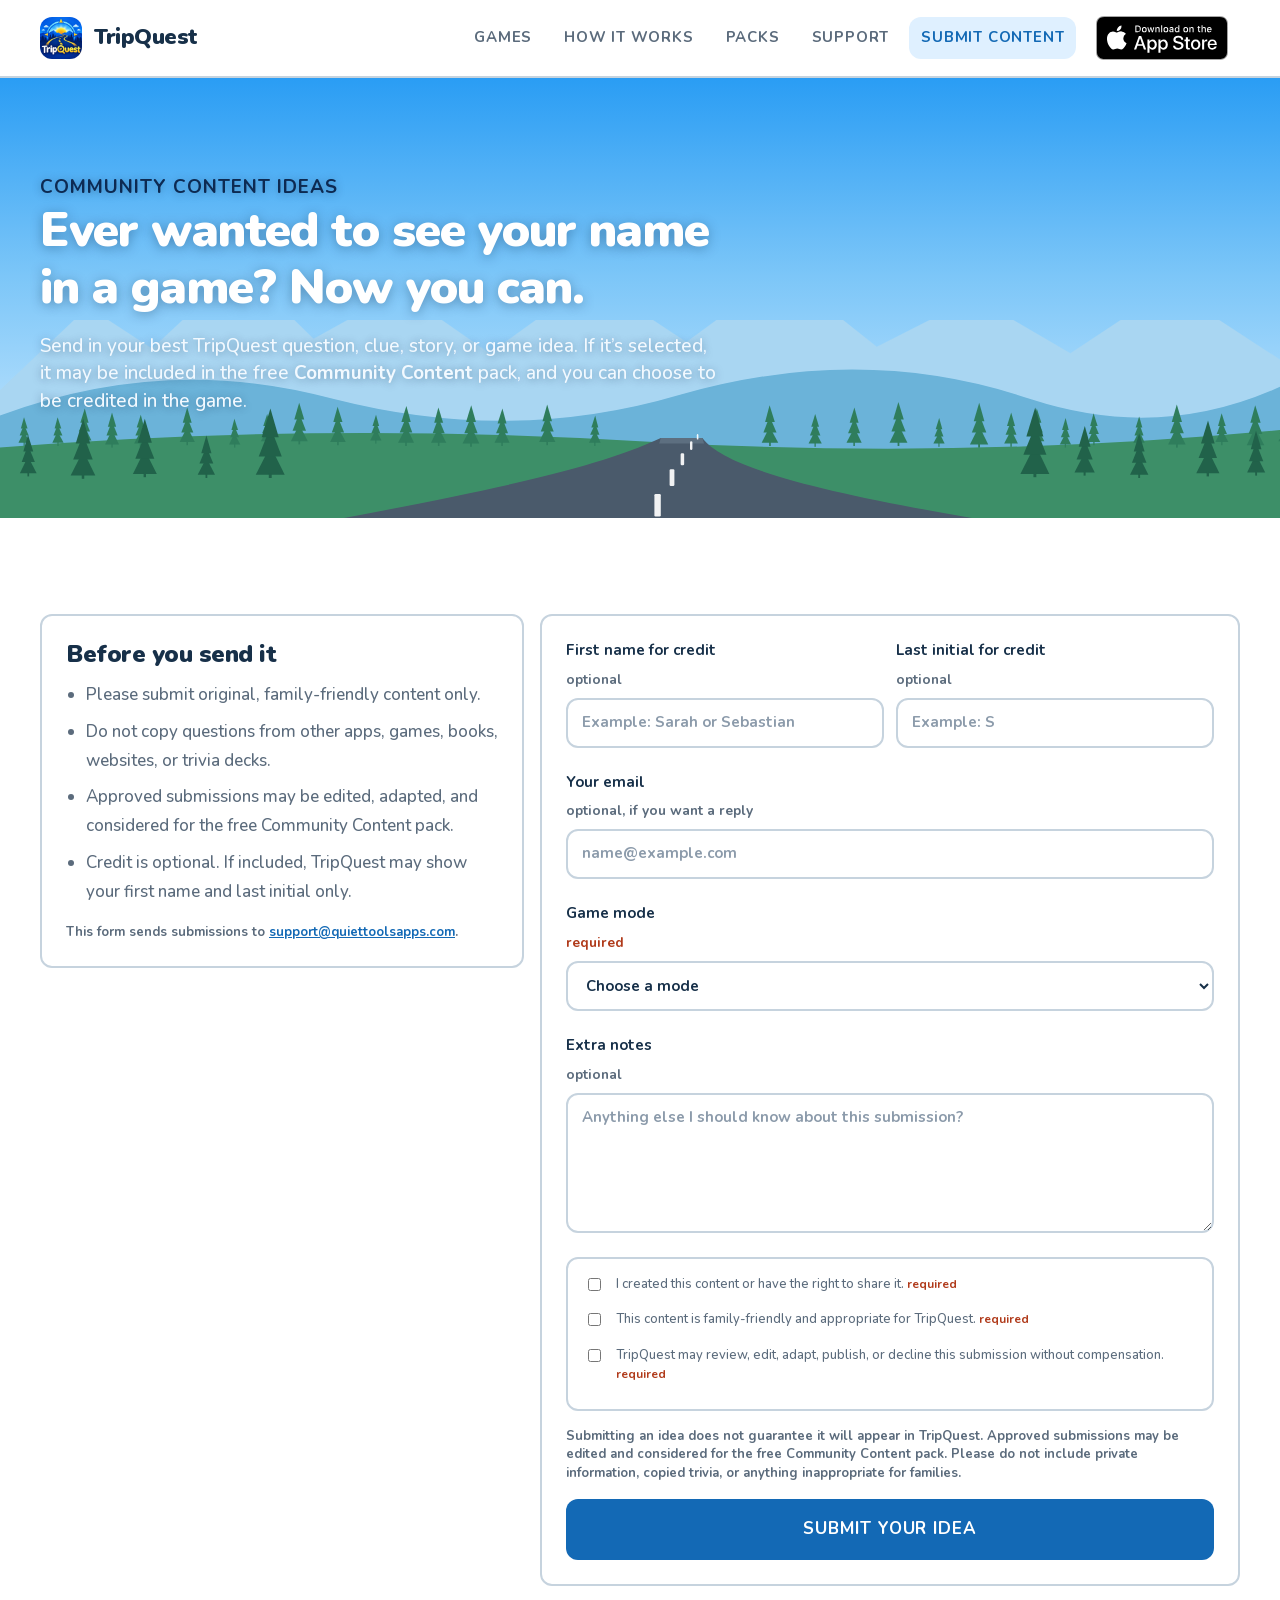
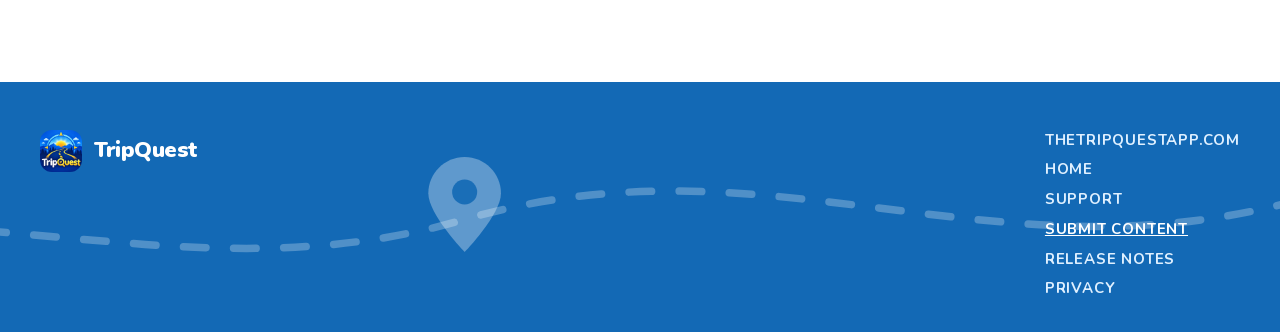
<file: submit-content.html>
<!doctype html>
<html lang="en">
<head>
  <meta charset="utf-8" />
  <title>Submit Content for TripQuest | thetripquestapp.com</title>
  <meta name="viewport" content="width=device-width, initial-scale=1" />
  <meta name="description" content="Submit family-friendly TripQuest questions, prompts, animal clues, stories, and road trip game ideas for future review." />
  <meta name="theme-color" content="#1d90e8" />
  <meta name="robots" content="index,follow" />
  <meta property="og:title" content="Submit Content for TripQuest" />
  <meta property="og:description" content="Submit family-friendly TripQuest questions, prompts, animal clues, stories, and road trip game ideas for future review." />
  <meta property="og:type" content="website" />
  <meta property="og:url" content="https://www.thetripquestapp.com/submit-content.html" />
  <meta property="og:image" content="https://www.thetripquestapp.com/assets/og-tripquest.png" />
  <meta name="twitter:card" content="summary_large_image" />
  <link rel="canonical" href="https://www.thetripquestapp.com/submit-content.html" />
  <link rel="icon" href="favicon.ico" sizes="any" />
  <link rel="icon" type="image/png" sizes="32x32" href="assets/favicon-32x32.png" />
  <link rel="icon" type="image/png" sizes="16x16" href="assets/favicon-16x16.png" />
  <link rel="apple-touch-icon" href="assets/apple-touch-icon.png" />
  <link rel="preload" href="assets/fonts/nunito-latin-var.woff2" as="font" type="font/woff2" crossorigin />
  <link rel="stylesheet" href="style.css" />
</head>
<body>
  <a class="skip-link" href="#main">Skip to main content</a>
  <header class="site-header">
    <div class="wrap header-inner">
      <a class="brand" href="index.html">
        <img src="assets/tripquest-icon.png" alt="TripQuest icon" />
        <span>TripQuest</span>
      </a>
      <button class="nav-toggle" id="navToggle" type="button" aria-expanded="false" aria-controls="siteNav" aria-label="Open navigation"><span></span><span></span><span></span></button>
            <nav class="nav" id="siteNav" aria-label="Primary">
        <a href="index.html#games">Games</a>
        <a href="index.html#how-it-works">How it works</a>
        <a href="index.html#packs">Packs</a>
        <a href="support.html">Support</a>
        <a href="submit-content.html" aria-current="page">Submit Content</a>
        <a class="app-badge-link" href="https://apps.apple.com/us/app/tripquest-travel-games/id6760669535" target="_blank" rel="noopener" aria-label="Download TripQuest on the App Store, opens in a new tab"><img src="assets/app-store-badge-black.svg" alt="Download on the App Store" width="132" height="44" /></a>
      </nav>
    </div>
  </header>

  <main id="main">
    <section class="scene page-hero submit-content-hero">
      <img class="scene-art" src="assets/scenery/horizon.svg" alt="" aria-hidden="true" />
      <div class="wrap">
        <p class="eyebrow">Community content ideas</p>
        <h1>Ever wanted to see your name in a game? <span>Now you can.</span></h1>
        <p>Send in your best TripQuest question, clue, story, or game idea. If it’s selected, it may be included in the free <strong>Community Content</strong> pack, and you can choose to be credited in the game.</p>
      </div>
    </section>

    <section class="section">
      <div class="wrap feedback-layout">
        <article class="content-card surface feedback-intro">
          <h2>Before you send it</h2>
          <ul class="note-list">
            <li>Please submit original, family-friendly content only.</li>
            <li>Do not copy questions from other apps, games, books, websites, or trivia decks.</li>
            <li>Approved submissions may be edited, adapted, and considered for the free Community Content pack.</li>
            <li>Credit is optional. If included, TripQuest may show your first name and last initial only.</li>
          </ul>
          <p class="small-note">This form sends submissions to <a href="mailto:support@quiettoolsapps.com">support@quiettoolsapps.com</a>.</p>
        </article>

        <article class="content-card surface app-submit-card">
          <form class="feedback-form content-submit-form app-style-submit-form" id="contentSubmitForm" action="https://formsubmit.co/support@quiettoolsapps.com" method="POST">
            <input type="hidden" name="_subject" value="New TripQuest content submission" />
            <input type="hidden" name="_template" value="table" />
            <input type="hidden" name="_captcha" value="true" />
            <input type="hidden" name="_autoresponse" value="We received your TripQuest support request. Thanks for reaching out — we’ll review it and reply as soon as we can." />
            <input type="hidden" name="_next" value="https://www.thetripquestapp.com/submit-content.html?sent=1" />

            <div class="form-row">
              <label>
                First name for credit <span class="optional-label">optional</span>
                <input name="firstName" type="text" autocomplete="given-name" placeholder="Example: Sarah or Sebastian" />
              </label>
              <label>
                Last initial for credit <span class="optional-label">optional</span>
                <input name="lastInitial" type="text" autocomplete="family-name" inputmode="text" maxlength="1" pattern="[A-Za-z]" placeholder="Example: S" title="Use one letter only." />
              </label>
            </div>

            <label>
              Your email <span class="optional-label">optional, if you want a reply</span>
              <input name="email" type="email" autocomplete="email" placeholder="name@example.com" />
            </label>

            <label>
              Game mode <span class="required-label">required</span>
              <select name="mode" id="modeSelect" required>
                <option value="">Choose a mode</option>
                <option value="Trivia">Trivia</option>
                <option value="Would You Rather">Would You Rather</option>
                <option value="True or False">True or False</option>
                <option value="Just for Fun">Just for Fun</option>
                <option value="Backseat Stories">Backseat Stories</option>
                <option value="What Animal Am I?">What Animal Am I?</option>
              </select>
            </label>


            <div class="mode-fields" data-mode="Trivia" hidden>
              <h3>Trivia fields</h3>
              <label>Question<input name="triviaQuestion" type="text" data-required /></label>
              <div class="form-row">
                <label>Choice A<input name="triviaChoiceA" type="text" data-required /></label>
                <label>Choice B<input name="triviaChoiceB" type="text" data-required /></label>
              </div>
              <div class="form-row">
                <label>Choice C<input name="triviaChoiceC" type="text" data-required /></label>
                <label>Choice D<input name="triviaChoiceD" type="text" data-required /></label>
              </div>
              <label>Correct answer
                <select name="triviaCorrectAnswer" data-required>
                  <option value="">Choose the correct answer</option>
                  <option value="A">A</option>
                  <option value="B">B</option>
                  <option value="C">C</option>
                  <option value="D">D</option>
                </select>
              </label>
              <label>Explanation<textarea name="triviaExplanation" rows="4" data-required placeholder="Add a short, fun explanation that works when read aloud."></textarea></label>
            </div>

            <div class="mode-fields" data-mode="Would You Rather" hidden>
              <h3>Would You Rather fields</h3>
              <div class="form-row">
                <label>Choice 1<input name="wyrChoice1" type="text" data-required placeholder="Would you rather..." /></label>
                <label>Choice 2<input name="wyrChoice2" type="text" data-required placeholder="Or..." /></label>
              </div>
              <label>Why this would be fun in the car<textarea name="wyrNotes" rows="3" placeholder="Optional: add context, theme, or why it starts a good debate."></textarea></label>
            </div>

            <div class="mode-fields" data-mode="True or False" hidden>
              <h3>True or False fields</h3>
              <label>Statement<input name="tfStatement" type="text" data-required placeholder="Example: True or false: ..." /></label>
              <label>Answer
                <select name="tfAnswer" data-required>
                  <option value="">Choose the answer</option>
                  <option value="True">True</option>
                  <option value="False">False</option>
                </select>
              </label>
              <label>Explanation<textarea name="tfExplanation" rows="4" data-required placeholder="Explain why it is true or false in a fun, read-aloud way."></textarea></label>
            </div>

            <div class="mode-fields" data-mode="Just for Fun" hidden>
              <h3>Just for Fun fields</h3>
              <label>Prompt or question<input name="jffPrompt" type="text" data-required placeholder="Example: Name the weirdest snack to eat in a car." /></label>
              <label>Suggested answer, reveal, or response<textarea name="jffResponse" rows="4" data-required placeholder="Write N/A if there is no single answer, or explain how players should respond."></textarea></label>
            </div>

            <div class="mode-fields" data-mode="Backseat Stories" hidden>
              <h3>Backseat Stories fields</h3>
              <label>Story title<input name="storyTitle" type="text" data-required /></label>
              <label>Blanks / slots needed<textarea name="storySlots" rows="4" data-required placeholder="Example: a name, an adjective, a food, an animal sound, a number..."></textarea></label>
              <label>Story text<textarea name="storyText" rows="7" data-required placeholder="Write the story and mark where the blanks should go."></textarea></label>
            </div>

            <div class="mode-fields" data-mode="What Animal Am I?" hidden>
              <h3>What Animal Am I? fields</h3>
              <label>Animal<input name="animalName" type="text" data-required /></label>
              <label>Clue 1<input name="animalClue1" type="text" data-required /></label>
              <label>Clue 2<input name="animalClue2" type="text" data-required /></label>
              <label>Clue 3<input name="animalClue3" type="text" data-required /></label>
              <label>Clue 4<input name="animalClue4" type="text" data-required /></label>
              <label>Clue 5<input name="animalClue5" type="text" data-required /></label>
              <label>Fun fact<textarea name="animalFunFact" rows="4" data-required placeholder="Add a short, surprising fact about the animal."></textarea></label>
            </div>

            <label>
              Extra notes <span class="optional-label">optional</span>
              <textarea name="extraNotes" rows="4" placeholder="Anything else I should know about this submission?"></textarea>
            </label>

            <div class="submission-terms">
              <label class="check-label">
                <input name="originalContent" type="checkbox" value="Yes" required />
                <span>I created this content or have the right to share it. <span class="required-label">required</span></span>
              </label>
              <label class="check-label">
                <input name="familyFriendly" type="checkbox" value="Yes" required />
                <span>This content is family-friendly and appropriate for TripQuest. <span class="required-label">required</span></span>
              </label>
              <label class="check-label">
                <input name="permissionToUse" type="checkbox" value="Yes" required />
                <span>TripQuest may review, edit, adapt, publish, or decline this submission without compensation. <span class="required-label">required</span></span>
              </label>
            </div>

            <p class="form-help">Submitting an idea does not guarantee it will appear in TripQuest. Approved submissions may be edited and considered for the free <strong>Community Content</strong> pack. Please do not include private information, copied trivia, or anything inappropriate for families.</p>
            <button class="btn primary large" type="submit">Submit your idea</button>
            <p class="form-success" id="formSuccess" role="status" aria-live="polite" hidden>Thanks — your content idea was sent.</p>
          </form>
        </article>
      </div>
    </section>
  </main>

  <footer class="site-footer">
    <img class="footer-motif" src="assets/scenery/route.svg" alt="" aria-hidden="true" />
    <div class="wrap footer-inner">
      <a class="brand footer-brand" href="index.html">
        <img src="assets/tripquest-icon.png" alt="TripQuest icon" />
        <span>TripQuest</span>
      </a>
      <nav class="footer-nav" aria-label="Footer">
        <a href="https://www.thetripquestapp.com/">thetripquestapp.com</a>
        <a href="index.html">Home</a>
        <a href="support.html">Support</a>
        <a href="submit-content.html" aria-current="page">Submit Content</a>
        <a href="release-notes.html">Release Notes</a>
        <a href="privacy.html">Privacy</a>
      </nav>
    </div>
  </footer>
  <script src="script.js"></script>
  <script>
    (function () {
      const modeSelect = document.getElementById('modeSelect');
      const sections = Array.from(document.querySelectorAll('.mode-fields'));

      function setSectionState(section, isActive) {
        section.hidden = !isActive;
        section.querySelectorAll('input, select, textarea').forEach(function (field) {
          field.disabled = !isActive;
          if (field.hasAttribute('data-required')) {
            field.required = isActive;
          }
        });
      }

      function updateModeFields() {
        const selected = modeSelect.value;
        sections.forEach(function (section) {
          setSectionState(section, section.dataset.mode === selected);
        });
      }

      modeSelect.addEventListener('change', updateModeFields);
      updateModeFields();
    }());
  </script>
</body>
</html>
</file>
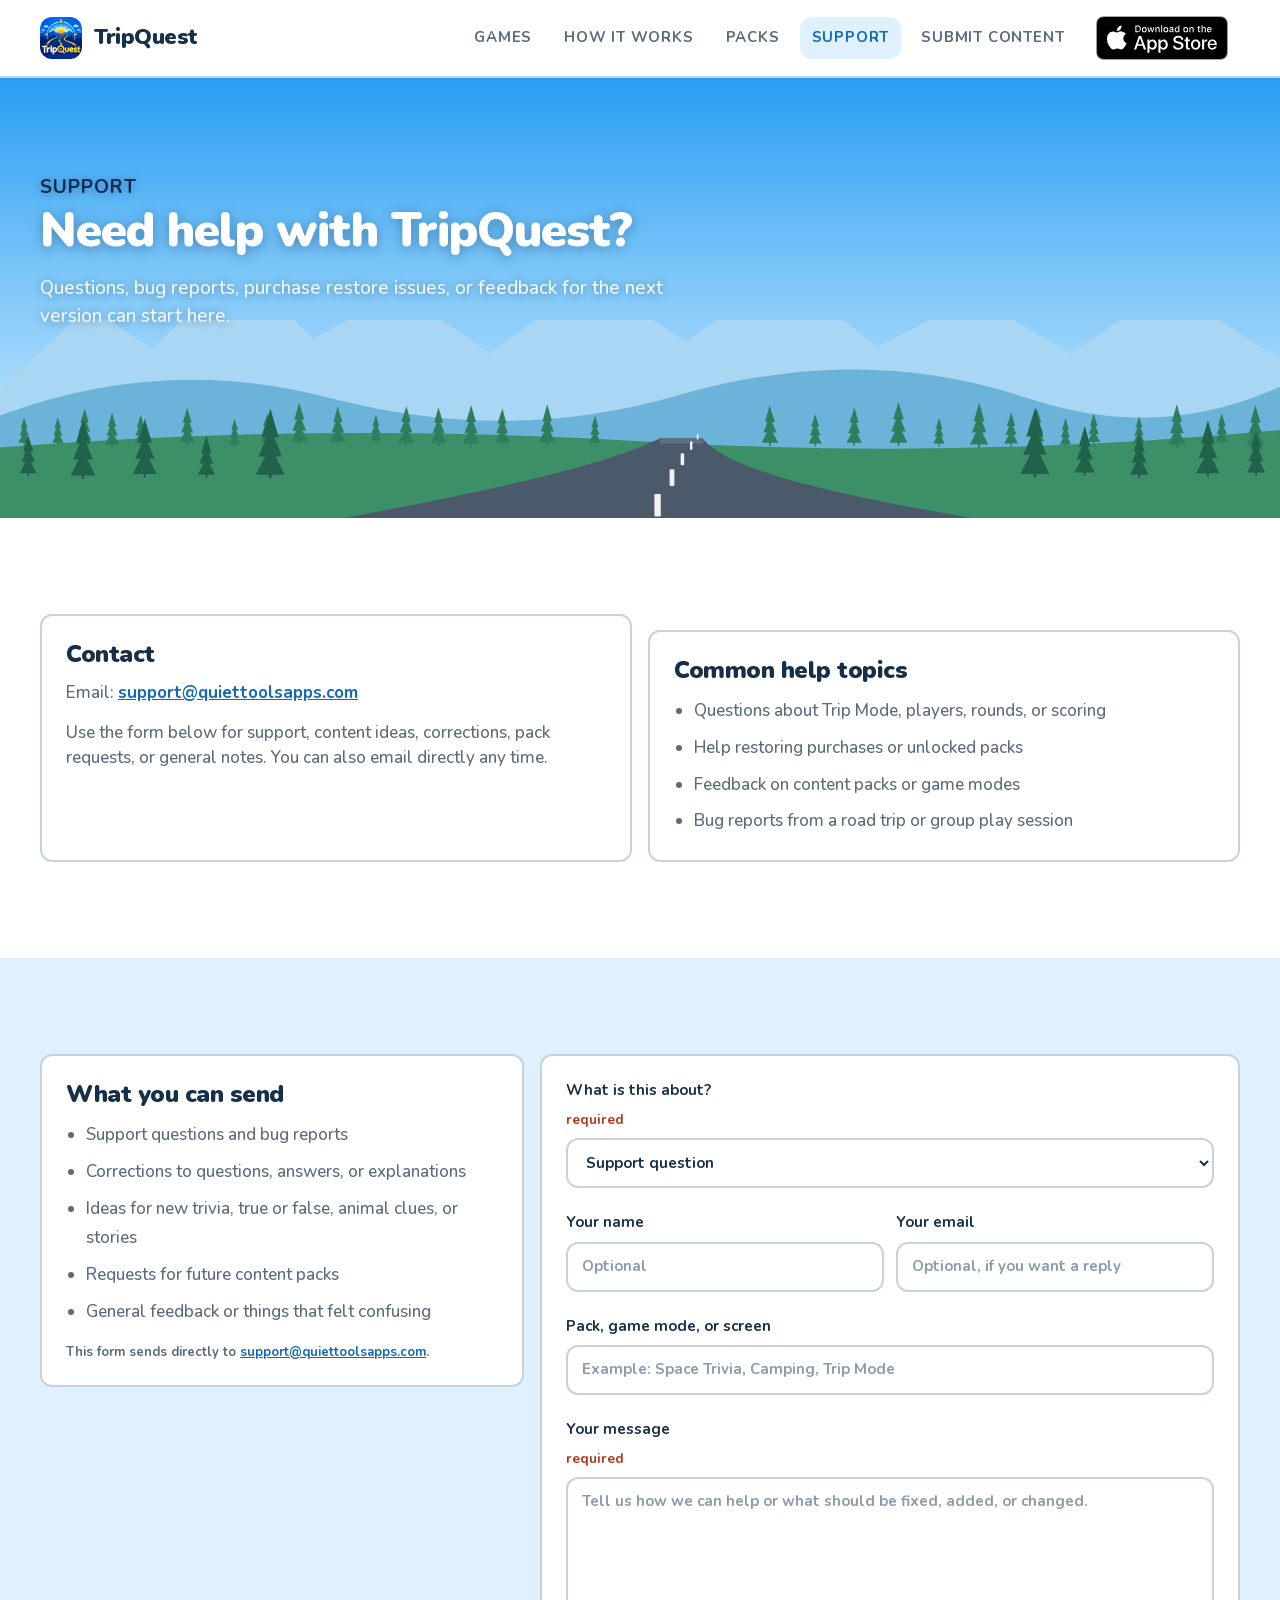
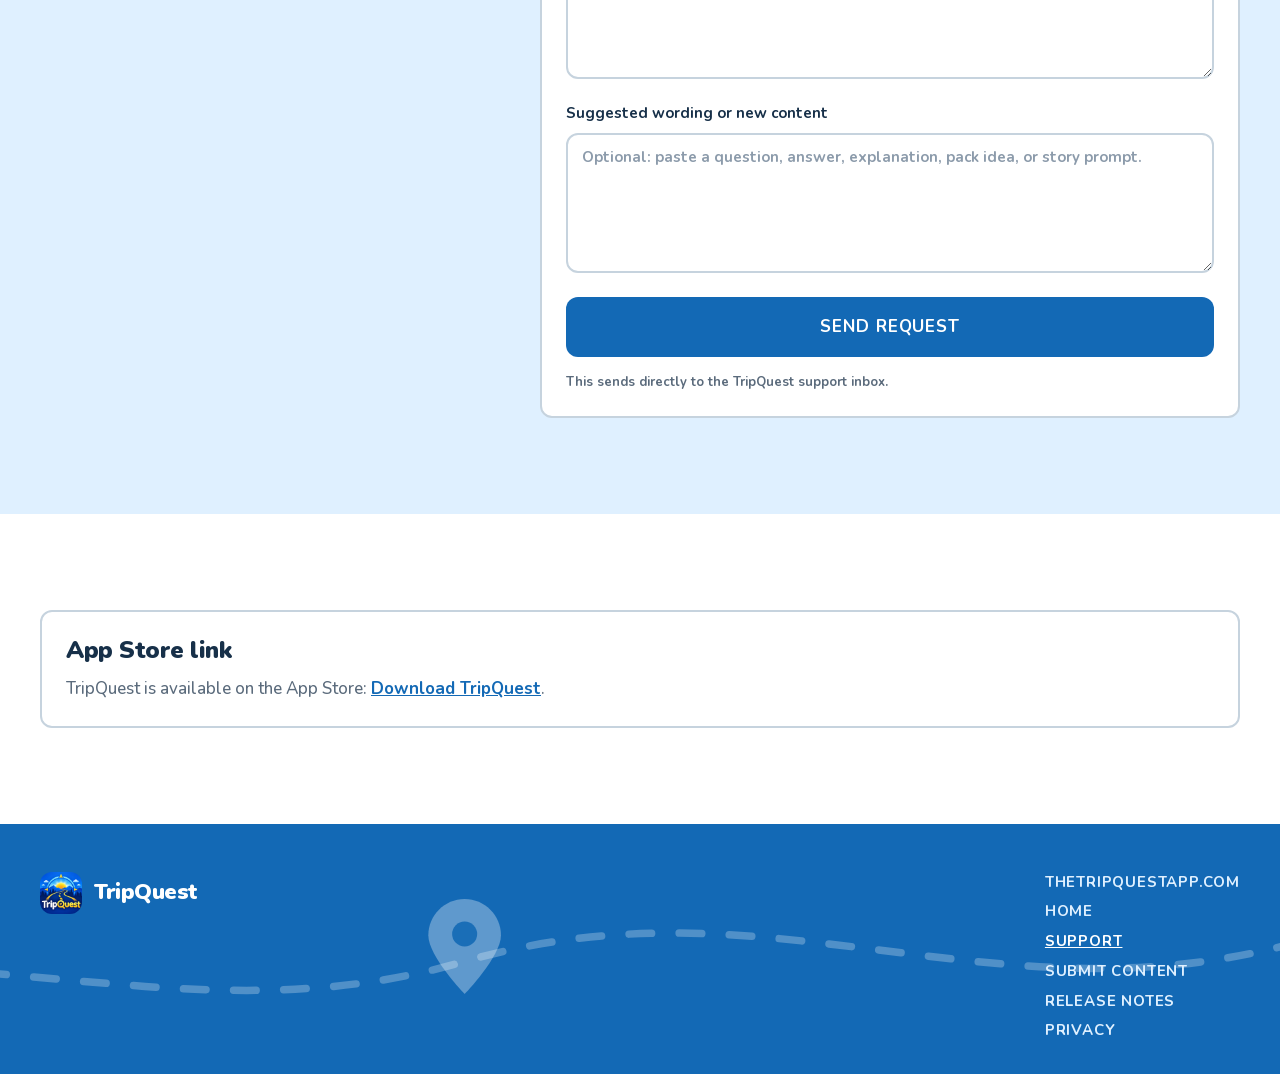
<file: support.html>
<!doctype html>
<html lang="en">
<head>
  <meta charset="utf-8" />
  <title>TripQuest Support | thetripquestapp.com</title>
  <meta name="viewport" content="width=device-width, initial-scale=1" />
  <meta name="description" content="Get help with TripQuest, the family-friendly iPhone road trip game app for families and friends." />
  <meta name="theme-color" content="#1d90e8" />
  <meta name="robots" content="index,follow" />
  <meta property="og:title" content="TripQuest Support" />
  <meta property="og:description" content="Get help with TripQuest, the family-friendly iPhone road trip game app for families and friends." />
  <meta property="og:type" content="website" />
  <meta property="og:url" content="https://www.thetripquestapp.com/support.html" />
  <meta property="og:image" content="https://www.thetripquestapp.com/assets/og-tripquest.png" />
  <meta name="twitter:card" content="summary_large_image" />
  <link rel="canonical" href="https://www.thetripquestapp.com/support.html" />
  <link rel="icon" href="favicon.ico" sizes="any" />
  <link rel="icon" type="image/png" sizes="32x32" href="assets/favicon-32x32.png" />
  <link rel="icon" type="image/png" sizes="16x16" href="assets/favicon-16x16.png" />
  <link rel="apple-touch-icon" href="assets/apple-touch-icon.png" />
  <link rel="preload" href="assets/fonts/nunito-latin-var.woff2" as="font" type="font/woff2" crossorigin />
  <link rel="stylesheet" href="style.css" />
</head>
<body>
  <a class="skip-link" href="#main">Skip to main content</a>
  <header class="site-header">
    <div class="wrap header-inner">
      <a class="brand" href="index.html">
        <img src="assets/tripquest-icon.png" alt="TripQuest icon" />
        <span>TripQuest</span>
      </a>
      <button class="nav-toggle" id="navToggle" type="button" aria-expanded="false" aria-controls="siteNav" aria-label="Open navigation"><span></span><span></span><span></span></button>
            <nav class="nav" id="siteNav" aria-label="Primary">
        <a href="index.html#games">Games</a>
        <a href="index.html#how-it-works">How it works</a>
        <a href="index.html#packs">Packs</a>
        <a href="support.html" aria-current="page">Support</a>
        <a href="submit-content.html">Submit Content</a>
        <a class="app-badge-link" href="https://apps.apple.com/us/app/tripquest-travel-games/id6760669535" target="_blank" rel="noopener" aria-label="Download TripQuest on the App Store, opens in a new tab"><img src="assets/app-store-badge-black.svg" alt="Download on the App Store" width="132" height="44" /></a>
      </nav>
    </div>
  </header>

  <main id="main">
    <section class="scene page-hero">
      <img class="scene-art" src="assets/scenery/horizon.svg" alt="" aria-hidden="true" />
      <div class="wrap">
        <p class="eyebrow">Support</p>
        <h1>Need help with TripQuest?</h1>
        <p>Questions, bug reports, purchase restore issues, or feedback for the next version can start here.</p>
      </div>
    </section>

    <section class="section">
      <div class="wrap support-grid">
        <article class="content-card surface">
          <h2>Contact</h2>
          <p>Email: <a href="mailto:support@quiettoolsapps.com">support@quiettoolsapps.com</a></p>
          <p>Use the form below for support, content ideas, corrections, pack requests, or general notes. You can also email directly any time.</p>
        </article>

        <article class="content-card surface">
          <h2>Common help topics</h2>
          <ul class="note-list">
            <li>Questions about Trip Mode, players, rounds, or scoring</li>
            <li>Help restoring purchases or unlocked packs</li>
            <li>Feedback on content packs or game modes</li>
            <li>Bug reports from a road trip or group play session</li>
          </ul>
        </article>
      </div>
    </section>

    <section class="section wash-band">
      <div class="wrap feedback-layout">
        <article class="content-card surface feedback-intro">
          <h2>What you can send</h2>
          <ul class="note-list">
            <li>Support questions and bug reports</li>
            <li>Corrections to questions, answers, or explanations</li>
            <li>Ideas for new trivia, true or false, animal clues, or stories</li>
            <li>Requests for future content packs</li>
            <li>General feedback or things that felt confusing</li>
          </ul>
          <p class="small-note">This form sends directly to <a href="mailto:support@quiettoolsapps.com">support@quiettoolsapps.com</a>.</p>
        </article>

        <article class="content-card surface">
          <form class="feedback-form" id="feedbackForm" action="https://formsubmit.co/support@quiettoolsapps.com" method="POST">
            <input type="hidden" name="_subject" value="New TripQuest feedback or support request" />
            <input type="hidden" name="_template" value="table" />
            <input type="hidden" name="_captcha" value="true" />
            <input type="hidden" name="_autoresponse" value="We received your TripQuest support request. Thanks for reaching out — we’ll review it and reply as soon as we can." />
            <input type="hidden" name="_next" value="https://www.thetripquestapp.com/support.html?sent=1" />

            <label>
              What is this about? <span class="required-label">required</span>
              <select name="topic" required>
                <option value="Support question">Support question</option>
                <option value="General feedback">General feedback</option>
                <option value="Question or content correction">Question or content correction</option>
                <option value="New question or content idea">New question or content idea</option>
                <option value="New pack request">New pack request</option>
                <option value="Bug report">Bug report</option>
                <option value="Other">Other</option>
              </select>
            </label>

            <div class="form-row">
              <label>
                Your name
                <input name="name" type="text" autocomplete="name" placeholder="Optional" />
              </label>
              <label>
                Your email
                <input name="email" type="email" autocomplete="email" placeholder="Optional, if you want a reply" />
              </label>
            </div>

            <label>
              Pack, game mode, or screen
              <input name="area" type="text" placeholder="Example: Space Trivia, Camping, Trip Mode" />
            </label>

            <label>
              Your message <span class="required-label">required</span>
              <textarea name="message" rows="8" required placeholder="Tell us how we can help or what should be fixed, added, or changed."></textarea>
            </label>

            <label>
              Suggested wording or new content
              <textarea name="suggestedContent" rows="5" placeholder="Optional: paste a question, answer, explanation, pack idea, or story prompt."></textarea>
            </label>

            <button class="btn primary large" type="submit">Send request</button>
            <p class="form-help">This sends directly to the TripQuest support inbox.</p>
            <p class="form-success" id="formSuccess" role="status" aria-live="polite" hidden>Thanks — your message was sent.</p>
          </form>
        </article>
      </div>
    </section>

    <section class="section">
      <div class="wrap">
        <article class="content-card surface">
          <h2>App Store link</h2>
          <p>TripQuest is available on the App Store: <a href="https://apps.apple.com/us/app/tripquest-travel-games/id6760669535" target="_blank" rel="noopener" aria-label="Download TripQuest on the App Store, opens in a new tab">Download TripQuest</a>.</p>
        </article>
      </div>
    </section>
  </main>

  <footer class="site-footer">
    <img class="footer-motif" src="assets/scenery/route.svg" alt="" aria-hidden="true" />
    <div class="wrap footer-inner">
      <a class="brand footer-brand" href="index.html">
        <img src="assets/tripquest-icon.png" alt="TripQuest icon" />
        <span>TripQuest</span>
      </a>
      <nav class="footer-nav" aria-label="Footer">
        <a href="https://www.thetripquestapp.com/">thetripquestapp.com</a>
        <a href="index.html">Home</a>
        <a href="support.html" aria-current="page">Support</a>
        <a href="submit-content.html">Submit Content</a>
        <a href="release-notes.html">Release Notes</a>
        <a href="privacy.html">Privacy</a>
      </nav>
    </div>
  </footer>
  <script src="script.js"></script>
</body>
</html>
</file>
<file: style.css>
/* ==========================================================================
   TripQuest — design tokens
   White paper canvas, flat surfaces, illustrated windows.
   ========================================================================== */

@font-face {
  font-family: "Nunito";
  src: url("assets/fonts/nunito-latin-var.woff2") format("woff2");
  font-weight: 400 900;
  font-style: normal;
  font-display: swap;
}

:root {
  /* Surfaces */
  --canvas: #ffffff;
  --wash: #dff0ff;
  --wash-deep: #c9e6ff;

  /* Brand */
  --brand: #1d90e8;        /* large display text only — 3.4:1 on white */
  --brand-cta: #1369b5;    /* fills behind white text — 5.7:1 */
  --brand-deep: #0d2a52;
  --accent: #ffc33d;
  --accent-ink: #5c3f00;

  /* Ink */
  --ink: #173049;
  --ink-muted: #5b6b7c;
  --line: #c6d3de;
  --line-strong: #9fb4c6;

  /* Scenery */
  --sky-top: #2a9df4;
  --sky-mid: #7cc6f8;
  --sky-low: #d6eeff;
  --hill-far: #a9d6f2;
  --hill-mid: #6bb3d9;
  --pine: #2f7d5c;
  --pine-dark: #21624a;
  --road: #4a5a6b;

  /* Type scale — Minor Third (1.2) from 16px */
  --text-caption: 13px;
  --text-nav: 15px;
  --text-body: 17px;
  --text-sub: 19px;
  --text-h3: 24px;
  --text-h2: 32px;
  --text-h1: 48px;
  --text-display: 64px;

  /* Spacing — 4px base */
  --s8: 8px;   --s12: 12px; --s16: 16px; --s24: 24px; --s32: 32px;
  --s40: 40px; --s48: 48px; --s64: 64px; --s80: 80px; --s96: 96px;

  --radius: 12px;
  --border: 2px;
  --wrap: 1200px;
}

* { box-sizing: border-box; }
html { scroll-behavior: smooth; }

body {
  margin: 0;
  background: var(--canvas);
  color: var(--ink-muted);
  font-family: "Nunito", ui-rounded, "Segoe UI", system-ui, -apple-system, sans-serif;
  font-size: var(--text-body);
  font-weight: 500;
  line-height: 1.45;
  overflow-x: hidden;
  -webkit-font-smoothing: antialiased;
}
body.nav-open { overflow: hidden; }

a { color: inherit; }
img { display: block; max-width: 100%; height: auto; }
picture { display: block; min-width: 0; }
button { font: inherit; }

h1, h2, h3, h4 {
  color: var(--ink);
  font-weight: 900;
  line-height: 1.2;
  letter-spacing: -0.02em;
  margin: 0;
}

.wrap { width: min(var(--wrap), calc(100% - 40px)); margin: 0 auto; }

/* --- Focus & skip link ---------------------------------------------------- */
:focus-visible {
  outline: 3px solid var(--brand-cta);
  outline-offset: 3px;
  border-radius: 4px;
}
:focus:not(:focus-visible) { outline: none; }

.skip-link {
  position: fixed;
  left: 16px; top: 12px;
  z-index: 100;
  transform: translateY(-160%);
  border-radius: var(--radius);
  background: var(--brand-cta);
  color: #fff;
  padding: 12px 16px;
  font-weight: 700;
  text-decoration: none;
}
.skip-link:focus { transform: translateY(0); }

/* --- Header --------------------------------------------------------------- */
.site-header {
  position: sticky;
  top: 0;
  z-index: 50;
  background: var(--canvas);
  border-bottom: var(--border) solid var(--line);
}
.header-inner {
  min-height: 76px;
  display: flex;
  align-items: center;
  justify-content: space-between;
  gap: var(--s24);
}
.brand {
  display: inline-flex;
  align-items: center;
  gap: var(--s12);
  text-decoration: none;
  color: var(--ink);
  font-weight: 900;
  font-size: 22px;
  letter-spacing: -0.02em;
}
.brand img { width: 42px; height: 42px; border-radius: var(--radius); }

.nav { display: flex; align-items: center; gap: var(--s8); }
.nav a {
  text-decoration: none;
  color: var(--ink-muted);
  font-size: var(--text-nav);
  font-weight: 700;
  text-transform: uppercase;
  letter-spacing: 0.053em;
  padding: 10px 12px;
  border-radius: var(--radius);
}
.nav a:hover { color: var(--brand-cta); background: var(--wash); }
.nav a[aria-current="page"] { color: var(--brand-cta); background: var(--wash); }
.nav .app-badge-link:hover, .nav .app-badge-link[aria-current="page"] { background: none; }

.nav-toggle {
  display: none;
  width: 46px; height: 46px;
  border: var(--border) solid var(--line);
  border-radius: var(--radius);
  background: var(--canvas);
  cursor: pointer;
  padding: 12px 10px;
}
.nav-toggle span {
  display: block;
  height: 2px;
  background: var(--ink);
  border-radius: 2px;
}
.nav-toggle span + span { margin-top: 5px; }

/* --- Buttons & pills ------------------------------------------------------ */
.btn {
  display: inline-flex;
  align-items: center;
  justify-content: center;
  gap: var(--s8);
  border-radius: var(--radius);
  padding: 12px 16px;
  font-size: var(--text-nav);
  font-weight: 700;
  text-transform: uppercase;
  letter-spacing: 0.053em;
  text-decoration: none;
  border: var(--border) solid transparent;
  cursor: pointer;
  transition: background-color 0.15s, border-color 0.15s, color 0.15s;
}
.btn.large { padding: 16px 24px; font-size: var(--text-body); }

.btn.primary { background: var(--brand-cta); color: #fff; }
.btn.primary:hover { background: var(--brand-deep); }

.btn.ghost { background: transparent; color: var(--brand-cta); border-color: var(--line-strong); }
.btn.ghost:hover { border-color: var(--brand-cta); background: var(--wash); }

.btn.on-scene { background: var(--accent); color: var(--accent-ink); }
.btn.on-scene:hover { background: #ffd06b; }

.app-badge-link { display: inline-flex; text-decoration: none; border-radius: var(--radius); }
.app-badge-link img { height: 44px; width: auto; }
.app-badge-link.large img { height: 56px; }

.pill-row { display: flex; flex-wrap: wrap; gap: var(--s12); }
.pill-row span, .perfect-grid span {
  display: inline-flex;
  align-items: center;
  justify-content: center;
  border: var(--border) solid var(--line);
  border-radius: var(--radius);
  padding: 10px 16px;
  color: var(--ink-muted);
  font-size: var(--text-nav);
  font-weight: 700;
  text-transform: uppercase;
  letter-spacing: 0.053em;
}

/* --- Type helpers --------------------------------------------------------- */
.eyebrow {
  margin: 0 0 var(--s12);
  color: var(--brand-cta);
  font-size: var(--text-nav);
  font-weight: 700;
  text-transform: uppercase;
  letter-spacing: 0.053em;
}
.lead, .section-lead { font-size: var(--text-sub); line-height: 1.5; max-width: 46ch; }

/* Display headings — brand blue is allowed here only (large text) */
.section-head h2,
.display-head {
  font-size: var(--text-h1);
  color: var(--brand);
}
.section-head { max-width: 780px; margin: 0 auto var(--s48); }
.section-head.centered { text-align: center; }
.section-head p { margin: var(--s16) 0 0; max-width: 62ch; }
.section-head.centered p { margin-inline: auto; }

/* --- Sections ------------------------------------------------------------- */
.section { padding: var(--s96) 0; }
.section.tight { padding: var(--s64) 0; }
.wash-band { background: var(--wash); }

/* --- Flat surface (replaces the old glass panel) -------------------------- */
.surface {
  background: var(--canvas);
  border: var(--border) solid var(--line);
  border-radius: var(--radius);
  padding: var(--s24);
}
.surface:not(.no-hover):hover { border-color: var(--line-strong); }

/* ==========================================================================
   Illustrated windows — contained scenery, never behind body copy
   ========================================================================== */

.scene {
  position: relative;
  isolation: isolate;
  background: linear-gradient(180deg, var(--sky-top) 0%, var(--sky-mid) 45%, var(--sky-low) 100%);
  overflow: hidden;
}
.scene > .wrap { position: relative; z-index: 2; }
.scene.section { padding-block: var(--s96) calc(var(--s96) + 40px); }

.scene-art {
  position: absolute;
  left: 0; right: 0; bottom: 0;
  width: 100%;
  height: auto;
  max-height: 62%;
  object-fit: cover;
  object-position: center bottom;
  z-index: 0;
  pointer-events: none;
}
.scene-clouds {
  position: absolute;
  inset: 0 0 auto 0;
  width: 100%;
  z-index: 0;
  opacity: 0.85;
  pointer-events: none;
}

/* Text sitting on a scene */
.scene .eyebrow { color: var(--brand-deep); }
.scene h1, .scene h2, .scene h3 { color: #fff; text-shadow: 0 2px 12px rgba(9, 40, 74, 0.35); }
.scene p, .scene li { color: #f2f9ff; text-shadow: 0 1px 8px rgba(9, 40, 74, 0.4); }
.scene .pill-row span {
  border-color: rgba(255, 255, 255, 0.65);
  background: rgba(255, 255, 255, 0.16);
  color: #fff;
}

/* Divider silhouettes stitch white sections together */
.divider {
  display: block;
  width: 100%;
  height: auto;
  color: var(--pine);
}
.divider.flip { transform: scaleY(-1); }

/* --- Hero ----------------------------------------------------------------- */
.hero { padding: var(--s80) 0 var(--s96); }
.hero-grid {
  display: grid;
  grid-template-columns: minmax(0, 1.05fr) minmax(0, 0.95fr);
  gap: var(--s64);
  align-items: center;
}
.hero h1 { font-size: var(--text-display); letter-spacing: -0.02em; max-width: 12ch; }
.hero .lead { margin: var(--s24) 0 0; }
.hero-actions { display: flex; gap: var(--s16); flex-wrap: wrap; align-items: center; margin-top: var(--s32); }
.hero .pill-row { margin-top: var(--s32); }
.centered-actions { justify-content: center; }

/* Phones float free — no container, per the reference */
.phone-stack { position: relative; min-height: 620px; }
.phone-card { position: absolute; width: 244px; border-radius: 28px; overflow: hidden; border: 4px solid #fff; }
.phone-card img { width: 100%; height: auto; }
.front-card { right: 40px; top: 0; z-index: 2; }
.back-card { left: 0; top: 70px; transform: rotate(-7deg); z-index: 1; opacity: 0.95; }

/* --- Screens -------------------------------------------------------------- */
.screens-row { display: grid; grid-template-columns: repeat(3, minmax(0, 1fr)); gap: var(--s40); align-items: start; }
.screenshot-card { margin: 0; text-align: center; }
.screenshot-card picture { max-width: 320px; margin-inline: auto; }
.screenshot-card img { border-radius: var(--radius); border: var(--border) solid var(--line); margin: 0 auto; }
.screenshot-card figcaption {
  margin-top: var(--s16);
  font-size: var(--text-caption);
  font-weight: 700;
  color: var(--ink-muted);
}
.featured-shot img { border-color: var(--brand); }

/* --- Grids ---------------------------------------------------------------- */
.steps-grid { display: grid; grid-template-columns: repeat(4, minmax(0, 1fr)); gap: var(--s16); }
.game-grid { display: grid; grid-template-columns: repeat(3, minmax(0, 1fr)); gap: var(--s16); }
.perfect-grid { display: grid; grid-template-columns: repeat(3, minmax(0, 1fr)); gap: var(--s12); }
.perfect-grid span { padding: 18px; }

.step-num, .game-icon {
  display: inline-flex;
  align-items: center;
  justify-content: center;
  width: 44px; height: 44px;
  border-radius: 999px;
  background: var(--brand-cta);
  color: #fff;
  font-size: var(--text-sub);
  font-weight: 900;
  margin-bottom: var(--s16);
}
.game-icon { background: var(--accent); color: var(--accent-ink); }
.step-card h3, .game-card h3 { font-size: var(--text-h3); margin-bottom: var(--s8); }
.step-card p, .game-card p { margin: 0; }

/* --- Split layouts -------------------------------------------------------- */
.split {
  display: grid;
  grid-template-columns: minmax(0, 1fr) minmax(0, 1fr);
  gap: var(--s64);
  align-items: center;
}
.split h2 { font-size: var(--text-h1); }
.split-media picture { max-width: 300px; margin-inline: auto; }
.split-media img { border-radius: var(--radius); }
.scene .split-media img { border: 4px solid #fff; }

.check-list { list-style: none; padding: 0; margin: var(--s24) 0 0; display: grid; gap: var(--s12); }
.check-list li { position: relative; padding-left: 32px; font-weight: 700; }
.check-list li::before {
  content: "";
  position: absolute;
  left: 0; top: 4px;
  width: 20px; height: 20px;
  border-radius: 999px;
  background: var(--accent);
}
.check-list li::after {
  content: "";
  position: absolute;
  left: 6px; top: 10px;
  width: 8px; height: 4px;
  border-left: 2px solid var(--accent-ink);
  border-bottom: 2px solid var(--accent-ink);
  transform: rotate(-45deg);
}

/* --- Packs ---------------------------------------------------------------- */
.pack-list { display: grid; gap: var(--s12); }
.pack-list article {
  display: flex;
  flex-wrap: wrap;
  align-items: baseline;
  gap: var(--s8) var(--s16);
  border: var(--border) solid var(--line);
  border-radius: var(--radius);
  padding: var(--s16);
}
.pack-list strong { color: var(--ink); font-size: var(--text-sub); font-weight: 900; }
.pack-list span { font-size: var(--text-caption); font-weight: 700; }

/* --- Callout band --------------------------------------------------------- */
.callout {
  display: flex;
  flex-wrap: wrap;
  align-items: center;
  justify-content: space-between;
  gap: var(--s32);
  border: var(--border) solid var(--line-strong);
  border-radius: var(--radius);
  background: var(--canvas);
  padding: var(--s32);
}
.callout h2 { font-size: var(--text-h2); }
.callout p { margin: var(--s12) 0 0; max-width: 60ch; }
.callout > div { flex: 1 1 420px; }

/* --- FAQ ------------------------------------------------------------------ */
.faq-list { display: grid; gap: var(--s12); }
.faq-item { padding: var(--s16) var(--s24); }
.faq-item summary {
  list-style: none;
  cursor: pointer;
  display: flex;
  justify-content: space-between;
  align-items: center;
  gap: var(--s16);
  color: var(--ink);
  font-size: var(--text-sub);
  font-weight: 900;
}
.faq-item summary::-webkit-details-marker { display: none; }
.faq-item summary::after {
  content: "+";
  color: var(--brand-cta);
  font-size: var(--text-h3);
  line-height: 1;
}
.faq-item[open] summary::after { content: "\2013"; }
.faq-item p { margin: var(--s12) 0 0; }

/* --- Footer band ---------------------------------------------------------- */
.site-footer {
  position: relative;
  isolation: isolate;
  overflow: hidden;
  background: var(--brand-cta);
  color: #fff;
  padding: var(--s48) 0 var(--s32);
}
.footer-motif {
  position: absolute;
  inset: 0;
  width: 100%;
  height: 100%;
  object-fit: cover;
  z-index: 0;
  pointer-events: none;
}
.site-footer .wrap { position: relative; z-index: 1; }
.footer-inner {
  display: flex;
  flex-wrap: wrap;
  align-items: flex-start;
  justify-content: space-between;
  gap: var(--s32);
}
.footer-brand { color: #fff; }
.footer-copy { color: var(--wash); margin: var(--s12) 0 0; max-width: 40ch; }
.footer-nav { display: flex; flex-direction: column; gap: var(--s8); }
.footer-nav a {
  color: var(--wash);
  text-decoration: none;
  font-size: var(--text-nav);
  font-weight: 700;
  text-transform: uppercase;
  letter-spacing: 0.053em;
}
.footer-nav a:hover, .footer-nav a[aria-current="page"] { color: #fff; text-decoration: underline; }
.footer-bottom {
  margin-top: var(--s32);
  padding-top: var(--s24);
  border-top: var(--border) solid rgba(255, 255, 255, 0.28);
}
.footer-bottom p { margin: 0; color: var(--wash); font-size: var(--text-caption); font-weight: 700; }

/* --- Interior pages ------------------------------------------------------- */
.page-hero { padding: var(--s80) 0 var(--s96); }
.scene.page-hero { min-height: 440px; }
.scene.page-hero .scene-art { max-height: 45%; }
.page-hero h1 { font-size: var(--text-h1); color: var(--brand); max-width: 24ch; }
.page-hero p { margin: var(--s16) 0 0; max-width: 62ch; font-size: var(--text-sub); }
.scene.page-hero h1 { color: #fff; }

.support-grid { display: grid; grid-template-columns: repeat(2, minmax(0, 1fr)); gap: var(--s16); }
.content-card h2, .content-card h3 { margin: 0 0 var(--s12); font-size: var(--text-h3); }
.content-card p { margin: 0; }
.content-card p + p, .content-card p + h3, .content-card ul + h3, .content-card ul + p { margin-top: var(--s16); }
.content-card ul { margin: 0; padding-left: 20px; }
.content-card li + li { margin-top: var(--s8); }
.content-card a { color: var(--brand-cta); font-weight: 700; }
.release-entry + .release-entry, .content-card + .content-card { margin-top: var(--s16); }

/* --- Forms ---------------------------------------------------------------- */
label { display: block; color: var(--ink); font-weight: 700; font-size: var(--text-nav); margin-bottom: var(--s8); }
input, select, textarea {
  width: 100%;
  font: inherit;
  color: var(--ink);
  background: var(--canvas);
  border: var(--border) solid var(--line);
  border-radius: var(--radius);
  padding: 12px 14px;
}
input:focus, select:focus, textarea:focus { border-color: var(--brand-cta); }
.field + .field { margin-top: var(--s16); }

/* ==========================================================================
   Responsive
   ========================================================================== */
@media (max-width: 1024px) {
  :root { --text-display: 48px; --text-h1: 38px; --text-h2: 28px; }
  .hero-grid, .split { grid-template-columns: minmax(0, 1fr); gap: var(--s40); }
  .hero h1 { max-width: none; }
  .phone-stack { min-height: 480px; }
  .steps-grid { grid-template-columns: repeat(2, minmax(0, 1fr)); }
  .game-grid, .screens-row { grid-template-columns: repeat(2, minmax(0, 1fr)); }
}

@media (max-width: 760px) {
  :root { --text-display: 38px; --text-h1: 32px; --text-h2: 26px; --text-h3: 21px; }
  .section { padding: var(--s64) 0; }

  .nav-toggle { display: block; }
  .nav {
    position: fixed;
    inset: 76px 0 auto 0;
    flex-direction: column;
    align-items: stretch;
    gap: var(--s8);
    background: var(--canvas);
    border-bottom: var(--border) solid var(--line);
    padding: var(--s16);
    display: none;
  }
  body.nav-open .nav { display: flex; }
  .nav a { padding: 14px 12px; }
  .nav .app-badge-link { justify-content: center; padding: var(--s8) 0; }

  .steps-grid, .game-grid, .screens-row, .perfect-grid, .support-grid { grid-template-columns: minmax(0, 1fr); }
  .phone-stack { min-height: 430px; }
  .phone-card { width: 190px; }
  .front-card { right: 8px; }
  .callout { padding: var(--s24); }
  .footer-inner { flex-direction: column; }

  /* Scenery gets a shorter crop on phones */
  .scene-art { width: 190%; left: -45%; }
  .scene-clouds { display: none; }
}

@media (prefers-reduced-motion: reduce) {
  html { scroll-behavior: auto; }
  * { animation: none !important; transition: none !important; }
}

/* ==========================================================================
   Interior pages — forms, feedback, release notes
   ========================================================================== */
.feedback-layout {
  display: grid;
  grid-template-columns: minmax(0, 0.9fr) minmax(0, 1.3fr);
  gap: var(--s16);
  align-items: start;
}
.feedback-intro { position: sticky; top: 96px; }
.feedback-layout > .content-card + .content-card { margin-top: 0; }

.note-list, .release-list { line-height: 1.7; }

.small-note, .form-help { font-size: var(--text-caption); font-weight: 700; }

.feedback-form { display: grid; gap: var(--s16); }
.feedback-form label { display: grid; gap: var(--s8); }
.feedback-form textarea { resize: vertical; min-height: 140px; }
.feedback-form input::placeholder,
.feedback-form textarea::placeholder { color: #8c9bab; }

.form-row { display: grid; grid-template-columns: repeat(2, minmax(0, 1fr)); gap: var(--s12); }

.form-success {
  margin-top: var(--s12);
  border: var(--border) solid var(--brand-cta);
  border-radius: var(--radius);
  background: var(--wash);
  color: var(--brand-cta);
  padding: var(--s16);
  font-weight: 700;
}

.optional-label { color: var(--ink-muted); font-weight: 700; font-size: 0.92em; }
.required-label { color: #b03a1a; font-weight: 700; font-size: 0.92em; }

.mode-fields {
  display: grid;
  gap: var(--s12);
  padding: var(--s16);
  border: var(--border) solid var(--line);
  border-radius: var(--radius);
  background: var(--wash);
}
.mode-fields[hidden] { display: none; }
.mode-fields h3 { margin: 0; font-size: var(--text-sub); }

.submission-terms {
  display: grid;
  gap: var(--s8);
  padding: var(--s16);
  border: var(--border) solid var(--line);
  border-radius: var(--radius);
}
.feedback-form .check-label {
  display: grid;
  grid-template-columns: auto minmax(0, 1fr);
  align-items: start;
  gap: var(--s12);
  color: var(--ink-muted);
  font-weight: 500;
  font-size: var(--text-caption);
  text-transform: none;
  letter-spacing: normal;
  line-height: 1.5;
}
.feedback-form .check-label input { width: auto; margin-top: 3px; }

@media (max-width: 1024px) {
  .feedback-layout { grid-template-columns: minmax(0, 1fr); }
  .feedback-intro { position: static; }
}
@media (max-width: 760px) {
  .form-row { grid-template-columns: minmax(0, 1fr); }
}
</file>
